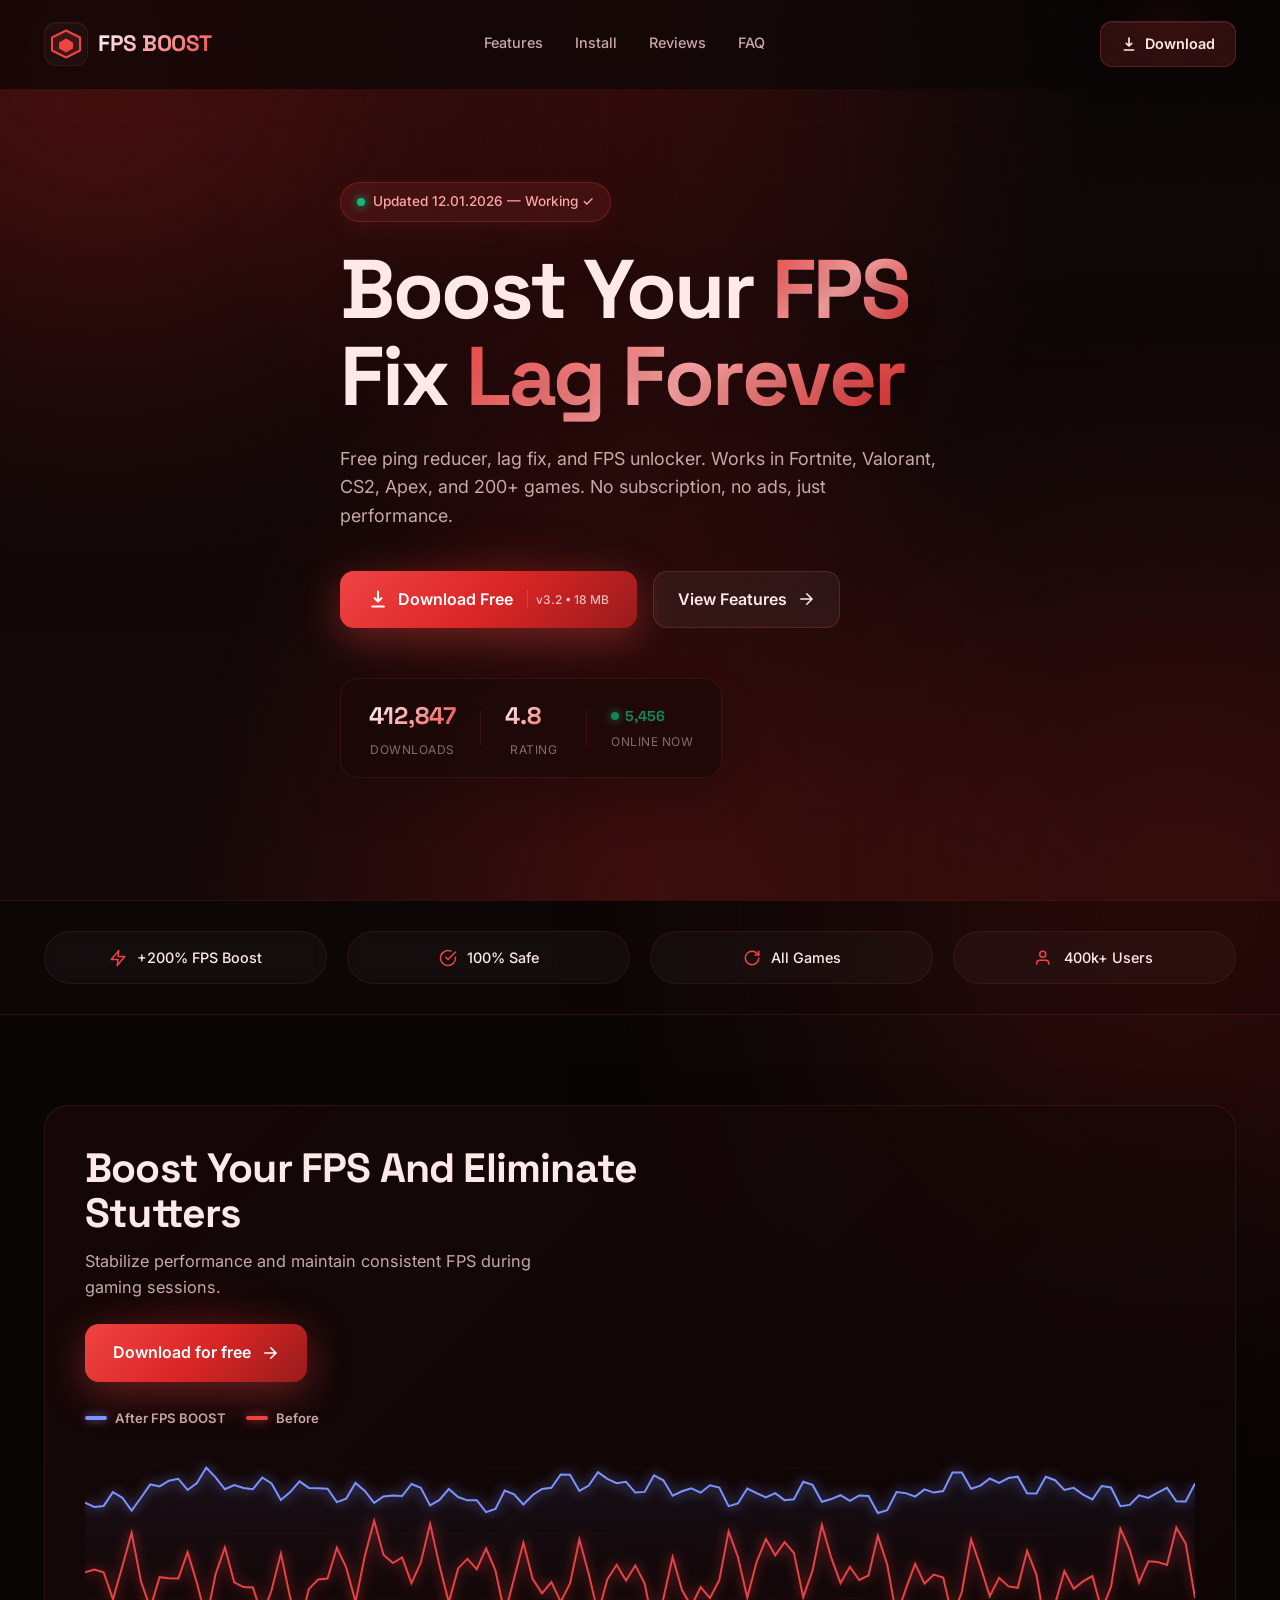
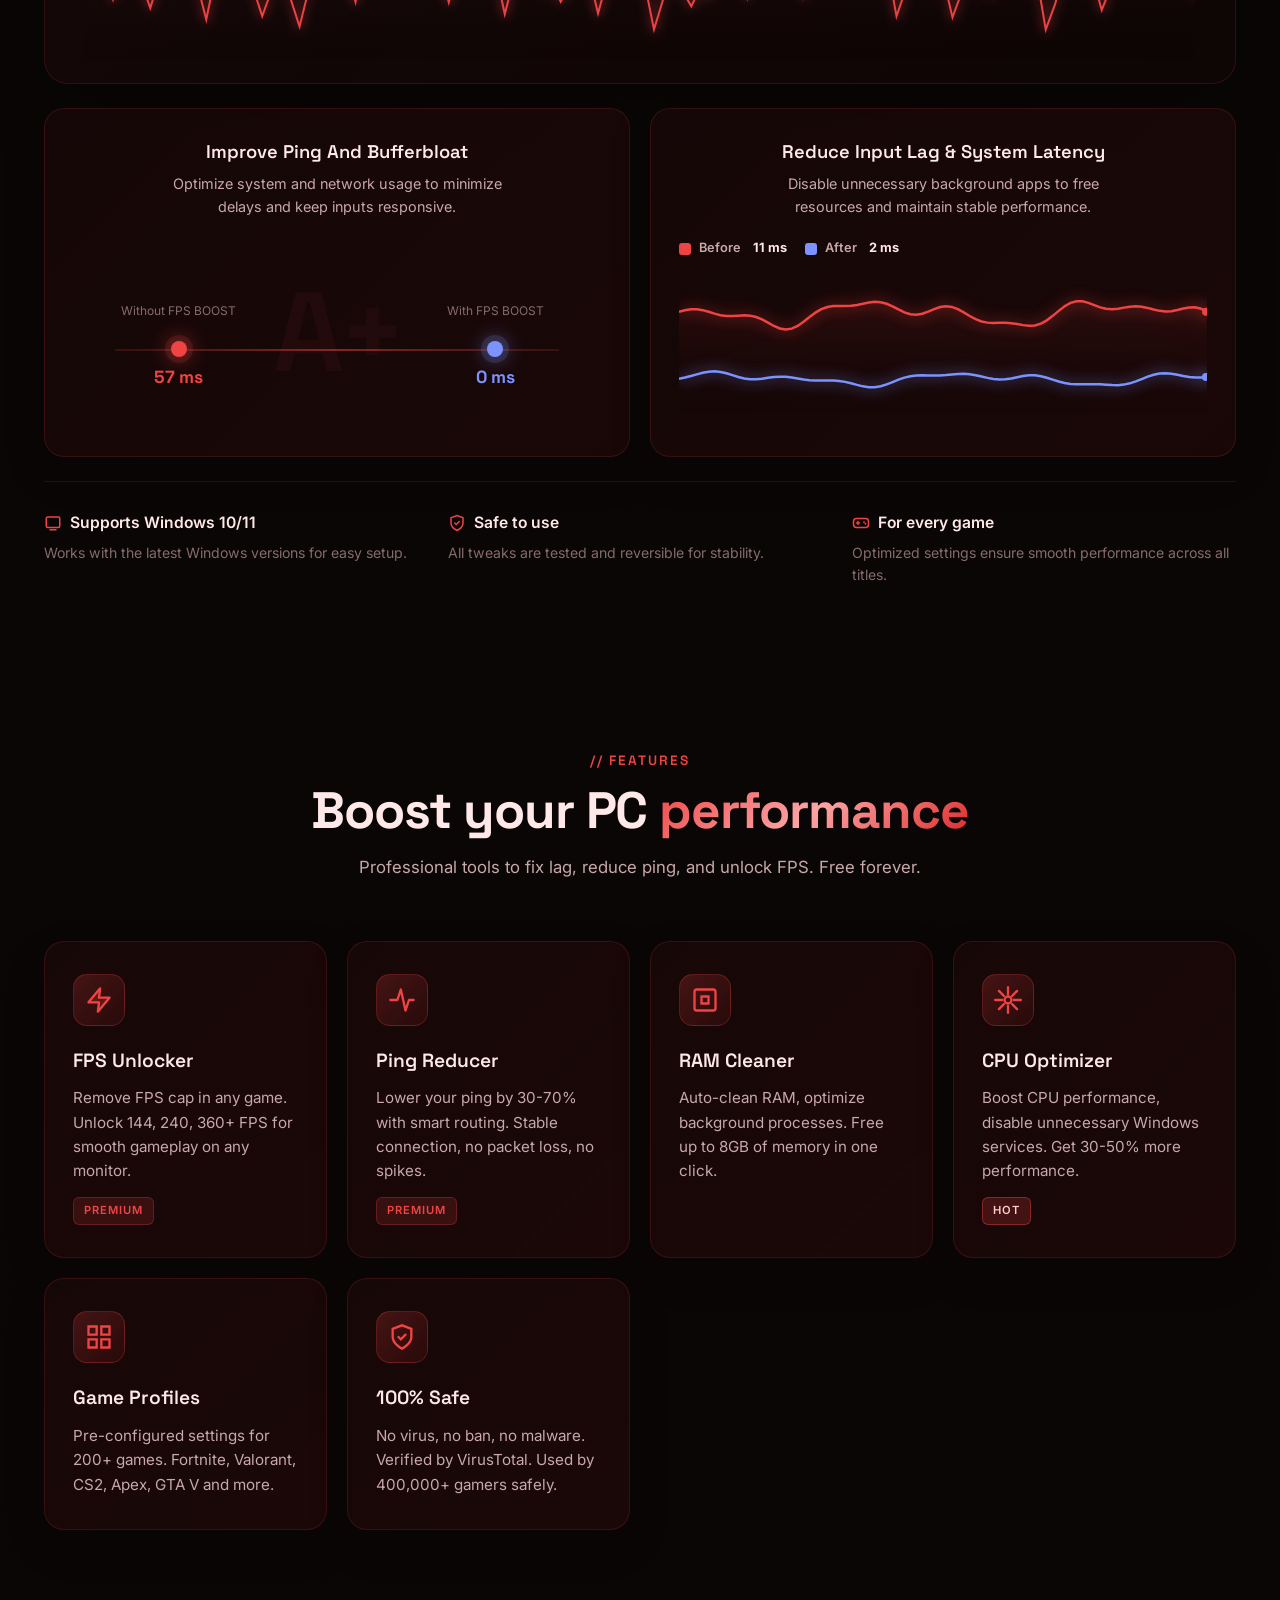
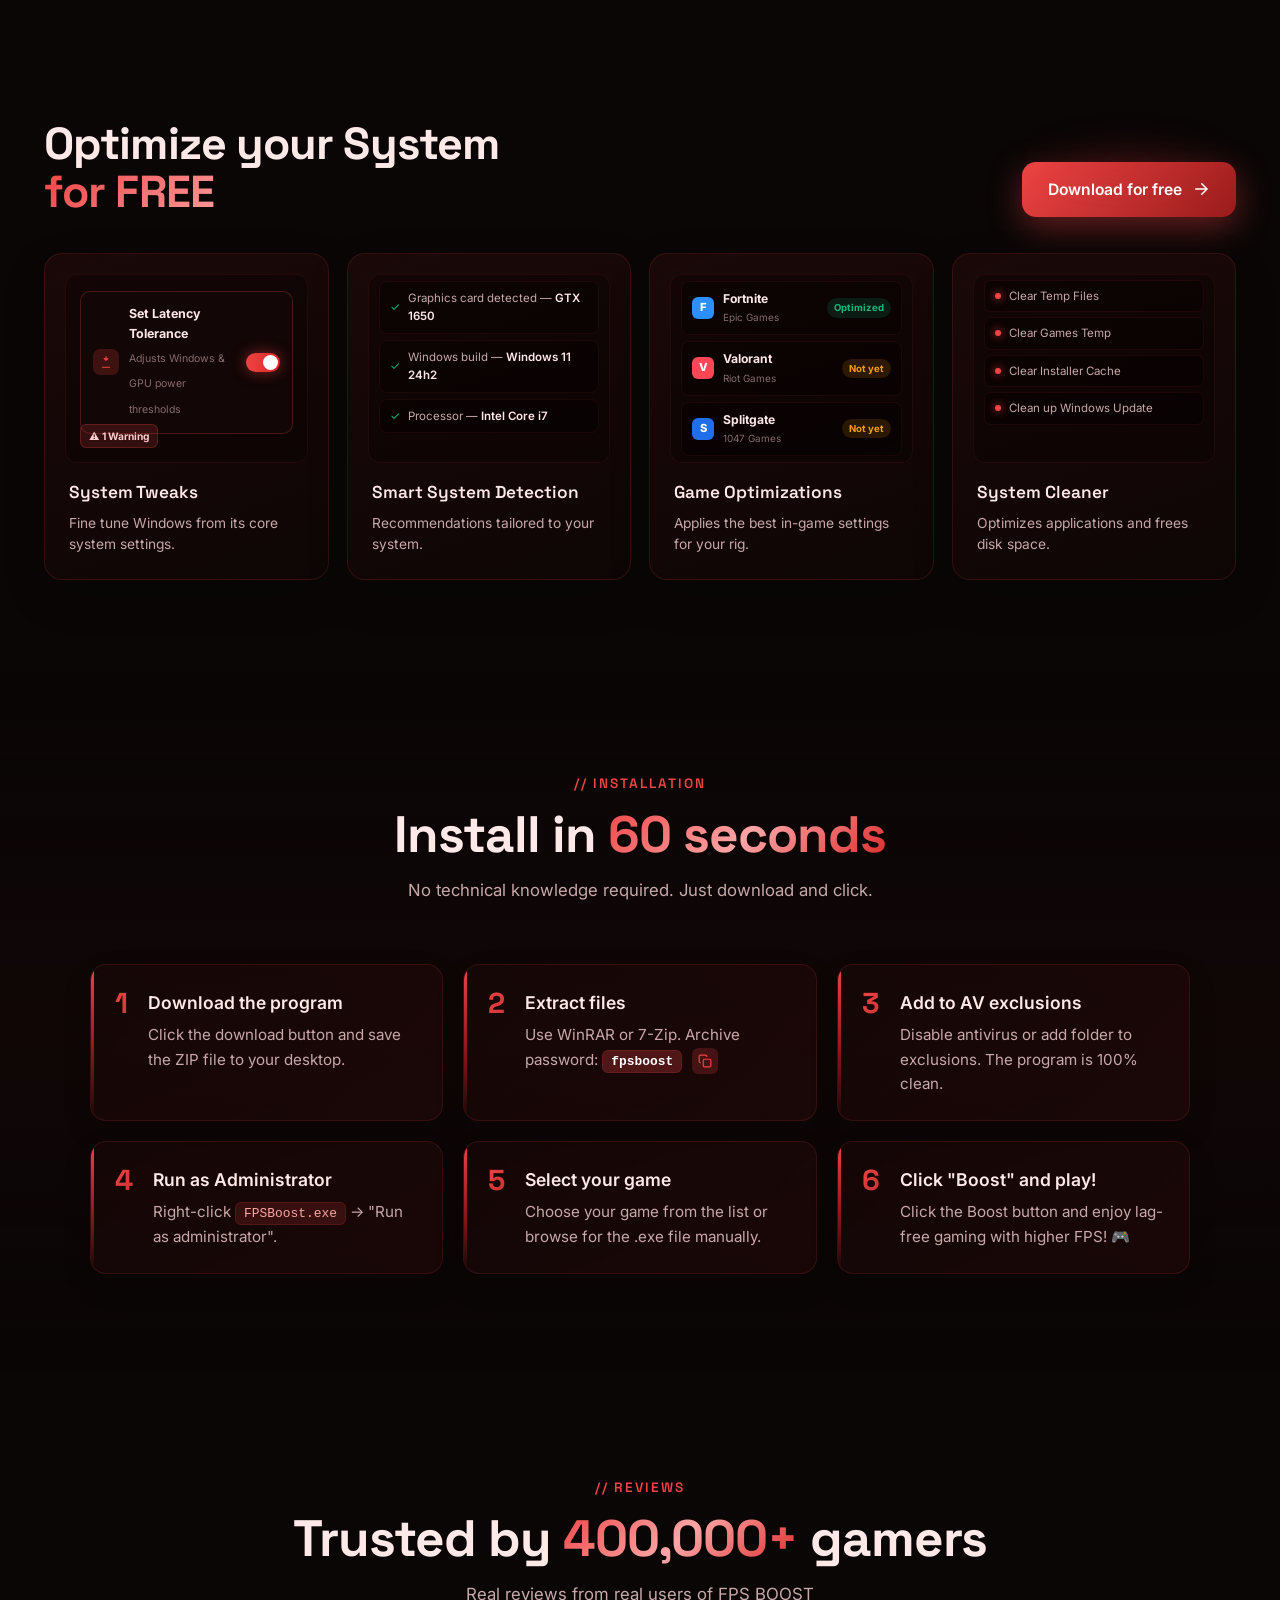
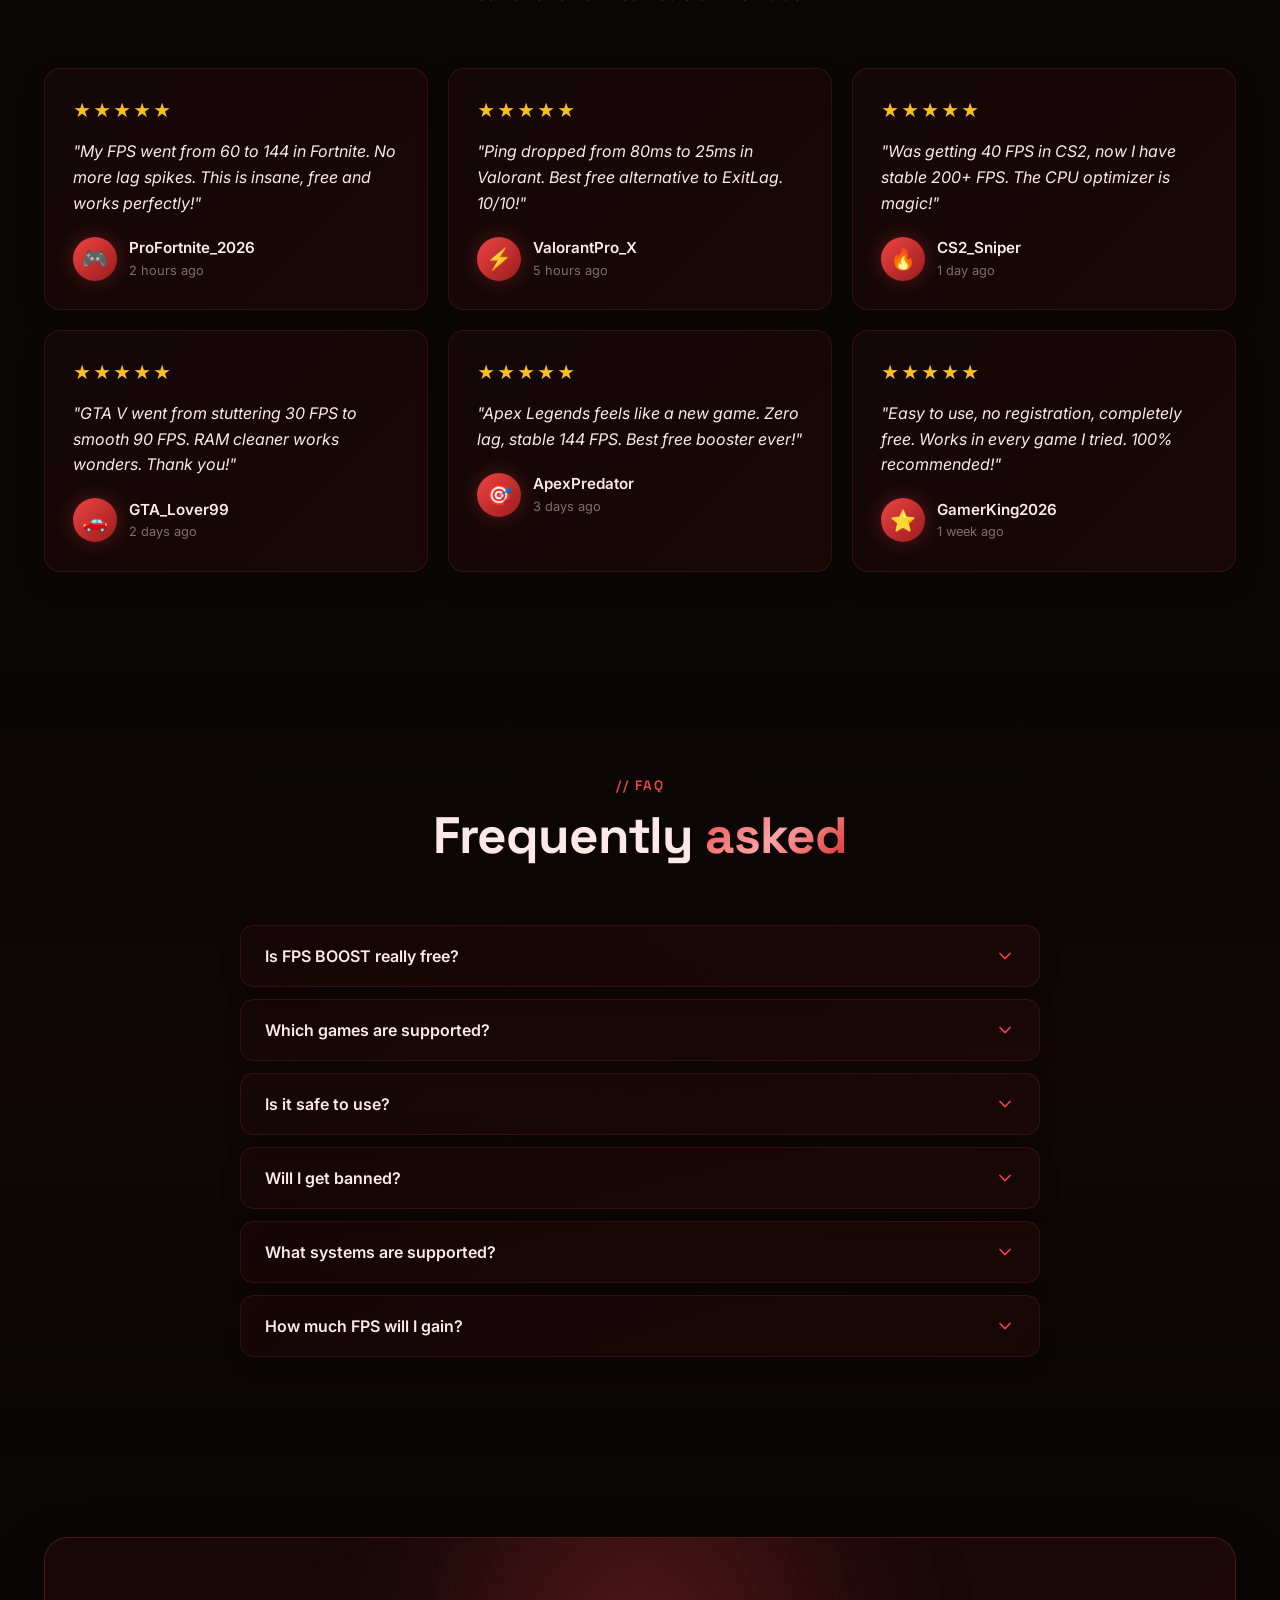
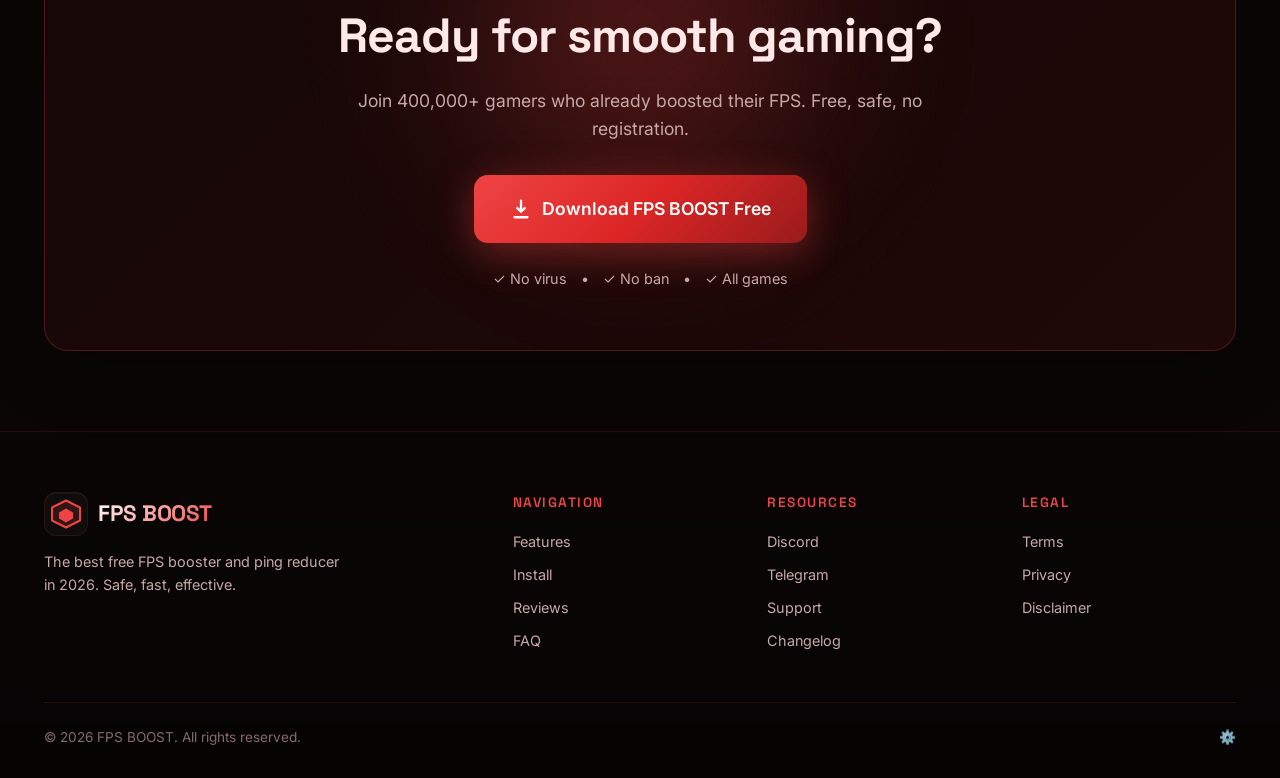
<file: index.html>
<!DOCTYPE html>
<html lang="en">
<head>
<meta charset="UTF-8">
<meta name="viewport" content="width=device-width, initial-scale=1.0">
<title>FPS BOOST — Free Lag Fix & FPS Unlocker 2026</title>
<meta name="description" content="Download FPS BOOST — free ping reducer, lag fix, FPS unlocker for all games.">
<link rel="stylesheet" href="css/style.css">
<link rel="preconnect" href="https://fonts.googleapis.com">
<link rel="preconnect" href="https://fonts.gstatic.com" crossorigin>
<link href="https://fonts.googleapis.com/css2?family=Inter:wght@400;500;600;700;800;900&family=Space+Grotesk:wght@500;600;700&display=swap" rel="stylesheet">
</head>
<body>
<div class="scroll-progress" id="scrollProgress"></div>
<div class="bg-gradient"></div>
<div class="bg-grid"></div>
<div class="bg-orb orb-1"></div>
<div class="bg-orb orb-2"></div>
<div class="particles">
<span></span><span></span><span></span><span></span><span></span>
<span></span><span></span><span></span><span></span><span></span>
</div>
<header class="header" id="header">
<div class="container header-inner">
<a href="#" class="logo">
<span class="logo-icon">
<svg width="36" height="36" viewBox="0 -1.5 36 36" fill="none">
<defs>
<linearGradient id="logoGrad" x1="0" y1="0" x2="36" y2="36">
<stop stop-color="#ef4444"/>
<stop offset="1" stop-color="#991b1b"/>
</linearGradient>
</defs>
<path d="M18 3L4 10v13l14 7 14-7V10L18 3z" fill="url(#logoGrad)" fill-opacity="0.15" stroke="url(#logoGrad)" stroke-width="2" stroke-linejoin="round"/>
<path d="M18 11l-7 4v6l7 4 7-4v-6l-7-4z" fill="url(#logoGrad)"/>
</svg>
</span>
<span class="logo-text">FPS BOOST</span>
</a>
<nav class="nav">
<a href="#features">Features</a>
<a href="#instruction">Install</a>
<a href="#reviews">Reviews</a>
<a href="#faq">FAQ</a>
</nav>
<a href="#" class="header-cta" id="headerDownload">
<svg width="16" height="16" viewBox="0 0 24 24" fill="none">
<path d="M12 3v12m0 0l-4-4m4 4l4-4M5 21h14" stroke="currentColor" stroke-width="2.5" stroke-linecap="round"/>
</svg>
<span>Download</span>
</a>
</div>
</header>

<section class="hero">
<div class="container hero-inner">
<div class="hero-content">
<div class="hero-badge reveal">
<span class="badge-pulse"></span>
<span>Updated 12.01.2026 — Working ✓</span>
</div>
<h1 class="hero-title">
<span class="hero-line reveal">Boost Your <span class="grad">FPS</span></span>
<span class="hero-line reveal d1">Fix <span class="grad">Lag Forever</span></span>
</h1>
<p class="hero-sub reveal d2">
Free ping reducer, lag fix, and FPS unlocker. Works in Fortnite, Valorant, CS2,
Apex, and 200+ games. No subscription, no ads, just performance.
</p>
<div class="hero-actions reveal d3">
<span class="glow-wrap">
<a href="#" class="btn btn-primary" id="heroDownload">
<span class="btn-bg"></span>
<span class="btn-shine"></span>
<span class="btn-content">
<svg class="btn-icon" width="20" height="20" viewBox="0 0 24 24" fill="none">
<path d="M12 3v12m0 0l-4-4m4 4l4-4M5 21h14" stroke="currentColor" stroke-width="2.5" stroke-linecap="round"/>
</svg>
<span>Download Free</span>
<span class="btn-meta" id="sizeBadge">v3.2 • 18 MB</span>
</span>
</a>
</span>
<a href="#features" class="btn btn-ghost">
<span>View Features</span>
<svg width="18" height="18" viewBox="0 0 24 24" fill="none">
<path d="M5 12h14M13 5l7 7-7 7" stroke="currentColor" stroke-width="2" stroke-linecap="round"/>
</svg>
</a>
</div>
<div class="hero-trust reveal d4">
<div class="trust-item">
<div class="trust-num" id="downloadsHero">412,847</div>
<div class="trust-label">Downloads</div>
</div>
<div class="trust-divider"></div>
<div class="trust-item">
<div class="trust-num">4.8<span>/5</span></div>
<div class="trust-label">Rating</div>
</div>
<div class="trust-divider"></div>
<div class="trust-item">
<div class="trust-num live">
<span class="live-dot"></span>
<span id="onlineHero">5,432</span>
</div>
<div class="trust-label">Online now</div>
</div>
</div>
</div>
</div>
</section>

<section class="trusted">
<div class="container">
<div class="trusted-grid">
<div class="trusted-pill reveal">
<svg width="18" height="18" viewBox="0 0 24 24" fill="none">
<path d="M13 2L3 14h9l-1 8 10-12h-9l1-8z" stroke="currentColor" stroke-width="2" stroke-linejoin="round"/>
</svg>
<span>+200% FPS Boost</span>
</div>
<div class="trusted-pill reveal d1">
<svg width="18" height="18" viewBox="0 0 24 24" fill="none">
<path d="M22 11.08V12a10 10 0 11-5.93-9.14" stroke="currentColor" stroke-width="2" stroke-linecap="round"/>
<path d="M22 4L12 14.01l-3-3" stroke="currentColor" stroke-width="2" stroke-linecap="round"/>
</svg>
<span>100% Safe</span>
</div>
<div class="trusted-pill reveal d2">
<svg width="18" height="18" viewBox="0 0 24 24" fill="none">
<path d="M21 12a9 9 0 11-9-9c2.52 0 4.93 1 6.74 2.74L21 8" stroke="currentColor" stroke-width="2" stroke-linecap="round"/>
<path d="M21 3v5h-5" stroke="currentColor" stroke-width="2" stroke-linecap="round"/>
</svg>
<span>All Games</span>
</div>
<div class="trusted-pill reveal d3">
<svg width="18" height="18" viewBox="0 0 24 24" fill="none">
<path d="M17 21v-2a4 4 0 00-4-4H5a4 4 0 00-4 4v2" stroke="currentColor" stroke-width="2"/>
<circle cx="9" cy="7" r="4" stroke="currentColor" stroke-width="2"/>
</svg>
<span>400k+ Users</span>
</div>
</div>
</div>
</section>

<section class="perf">
<div class="container">
<div class="perf-hero reveal">
<div class="perf-hero-head">
<h2>Boost Your FPS And Eliminate Stutters</h2>
<p>Stabilize performance and maintain consistent FPS during gaming sessions.</p>
<span class="glow-wrap">
<a href="#" class="btn btn-primary" id="perfDownload">
<span class="btn-bg"></span><span class="btn-shine"></span>
<span class="btn-content">
<span>Download for free</span>
<svg width="18" height="18" viewBox="0 0 24 24" fill="none"><path d="M5 12h14M13 5l7 7-7 7" stroke="currentColor" stroke-width="2" stroke-linecap="round"/></svg>
</span>
</a>
</span>
<div class="chart-legend" style="margin-top:26px">
<span class="lg"><span class="dot dot-after"></span>After FPS BOOST</span>
<span class="lg"><span class="dot dot-before"></span>Before</span>
</div>
</div>
<div class="perf-fps-chart">
<canvas id="fpsChart" class="chart-canvas" data-h="260"></canvas>
</div>
</div>

<div class="perf-grid">
<div class="perf-card reveal">
<h3>Improve Ping And Bufferbloat</h3>
<p class="perf-card-sub">Optimize system and network usage to minimize delays and keep inputs responsive.</p>
<div class="ping-chart">
<div class="ping-plus">A+</div>
<div class="ping-line"></div>
<div class="ping-node bad" style="left:20%">
<span class="pn-label">Without FPS BOOST</span>
<span class="pn-dot"></span>
<span class="pn-ms">57 ms</span>
</div>
<div class="ping-node good" style="left:80%">
<span class="pn-label">With FPS BOOST</span>
<span class="pn-dot"></span>
<span class="pn-ms">0 ms</span>
</div>
</div>
</div>
<div class="perf-card reveal d1">
<h3>Reduce Input Lag & System Latency</h3>
<p class="perf-card-sub">Disable unnecessary background apps to free resources and maintain stable performance.</p>
<div class="lat-legend">
<span class="lg"><span class="sw" style="background:#ef4444"></span>Before <b>11 ms</b></span>
<span class="lg"><span class="sw" style="background:#7c93ff"></span>After <b>2 ms</b></span>
</div>
<canvas id="latChart" class="chart-canvas" data-h="150"></canvas>
</div>
</div>

<div class="perf-strip reveal">
<div class="perf-mini">
<div class="pm-head">
<svg width="18" height="18" viewBox="0 0 24 24" fill="none"><rect x="3" y="4" width="18" height="14" rx="2" stroke="currentColor" stroke-width="2"/><path d="M8 21h8" stroke="currentColor" stroke-width="2" stroke-linecap="round"/></svg>
<span>Supports Windows 10/11</span>
</div>
<p>Works with the latest Windows versions for easy setup.</p>
</div>
<div class="perf-mini">
<div class="pm-head">
<svg width="18" height="18" viewBox="0 0 24 24" fill="none"><path d="M12 22s8-4 8-10V5l-8-3-8 3v7c0 6 8 10 8 10z" stroke="currentColor" stroke-width="2"/><path d="M9 12l2 2 4-4" stroke="currentColor" stroke-width="2" stroke-linecap="round"/></svg>
<span>Safe to use</span>
</div>
<p>All tweaks are tested and reversible for stability.</p>
</div>
<div class="perf-mini">
<div class="pm-head">
<svg width="18" height="18" viewBox="0 0 24 24" fill="none"><rect x="2" y="6" width="20" height="12" rx="4" stroke="currentColor" stroke-width="2"/><path d="M6 12h4m-2-2v4" stroke="currentColor" stroke-width="2" stroke-linecap="round"/><circle cx="16" cy="11" r="1.2" fill="currentColor"/><circle cx="18" cy="13" r="1.2" fill="currentColor"/></svg>
<span>For every game</span>
</div>
<p>Optimized settings ensure smooth performance across all titles.</p>
</div>
</div>
</div>
</section>

<section class="section" id="features">
<div class="container">
<div class="section-head reveal">
<span class="section-tag">// FEATURES</span>
<h2 class="section-title">Boost your PC <span class="grad">performance</span></h2>
<p class="section-sub">Professional tools to fix lag, reduce ping, and unlock FPS. Free forever.</p>
</div>
<div class="features-grid">
<div class="feature-card reveal">
<div class="feature-icon">
<svg width="28" height="28" viewBox="0 0 24 24" fill="none">
<path d="M13 2L3 14h9l-1 8 10-12h-9l1-8z" fill="currentColor" fill-opacity="0.2" stroke="currentColor" stroke-width="2" stroke-linejoin="round"/>
</svg>
</div>
<h3>FPS Unlocker</h3>
<p>Remove FPS cap in any game. Unlock 144, 240, 360+ FPS for smooth gameplay on any monitor.</p>
<span class="feature-tag">Premium</span>
</div>
<div class="feature-card reveal d1">
<div class="feature-icon">
<svg width="28" height="28" viewBox="0 0 24 24" fill="none">
<path d="M2 12h6l3-9 4 18 3-9h4" stroke="currentColor" stroke-width="2" stroke-linecap="round" stroke-linejoin="round"/>
</svg>
</div>
<h3>Ping Reducer</h3>
<p>Lower your ping by 30-70% with smart routing. Stable connection, no packet loss, no spikes.</p>
<span class="feature-tag">Premium</span>
</div>
<div class="feature-card reveal d2">
<div class="feature-icon">
<svg width="28" height="28" viewBox="0 0 24 24" fill="none">
<rect x="3" y="3" width="18" height="18" rx="2" stroke="currentColor" stroke-width="2"/>
<path d="M9 9h6v6H9z" stroke="currentColor" stroke-width="2"/>
</svg>
</div>
<h3>RAM Cleaner</h3>
<p>Auto-clean RAM, optimize background processes. Free up to 8GB of memory in one click.</p>
</div>
<div class="feature-card reveal">
<div class="feature-icon">
<svg width="28" height="28" viewBox="0 0 24 24" fill="none">
<circle cx="12" cy="12" r="3" stroke="currentColor" stroke-width="2"/>
<path d="M12 1v6M12 17v6M4.22 4.22l4.24 4.24M15.54 15.54l4.24 4.24M1 12h6M17 12h6M4.22 19.78l4.24-4.24M15.54 8.46l4.24-4.24" stroke="currentColor" stroke-width="2" stroke-linecap="round"/>
</svg>
</div>
<h3>CPU Optimizer</h3>
<p>Boost CPU performance, disable unnecessary Windows services. Get 30-50% more performance.</p>
<span class="feature-tag hot">HOT</span>
</div>
<div class="feature-card reveal d1">
<div class="feature-icon">
<svg width="28" height="28" viewBox="0 0 24 24" fill="none">
<path d="M3 3h7v7H3zM14 3h7v7h-7zM14 14h7v7h-7zM3 14h7v7H3z" stroke="currentColor" stroke-width="2"/>
</svg>
</div>
<h3>Game Profiles</h3>
<p>Pre-configured settings for 200+ games. Fortnite, Valorant, CS2, Apex, GTA V and more.</p>
</div>
<div class="feature-card reveal d2">
<div class="feature-icon">
<svg width="28" height="28" viewBox="0 0 24 24" fill="none">
<path d="M12 22s8-4 8-10V5l-8-3-8 3v7c0 6 8 10 8 10z" stroke="currentColor" stroke-width="2"/>
<path d="M9 12l2 2 4-4" stroke="currentColor" stroke-width="2" stroke-linecap="round"/>
</svg>
</div>
<h3>100% Safe</h3>
<p>No virus, no ban, no malware. Verified by VirusTotal. Used by 400,000+ gamers safely.</p>
</div>
</div>
</div>
</section>

<section class="optimize">
<div class="container">
<div class="opt-head reveal">
<h2><span>Optimize your System</span><span class="grad">for FREE</span></h2>
<a href="#" class="opt-cta" id="optDownload">
<span>Download for free</span>
<svg width="18" height="18" viewBox="0 0 24 24" fill="none"><path d="M5 12h14M13 5l7 7-7 7" stroke="currentColor" stroke-width="2" stroke-linecap="round"/></svg>
</a>
</div>
<div class="opt-grid">
<div class="opt-card reveal">
<div class="opt-visual">
<div class="mini-toggle">
<span class="mt-ico">
<svg width="14" height="14" viewBox="0 0 24 24" fill="none"><path d="M12 3v6m0 0l-3-3m3 3l3-3M6 21h12" stroke="currentColor" stroke-width="2" stroke-linecap="round"/></svg>
</span>
<span class="mt-txt"><b>Set Latency Tolerance</b><small>Adjusts Windows &amp; GPU power thresholds</small></span>
<span class="switch"></span>
</div>
<span class="warn-badge">⚠ 1 Warning</span>
</div>
<h3>System Tweaks</h3>
<p>Fine tune Windows from its core system settings.</p>
</div>
<div class="opt-card reveal d1">
<div class="opt-visual">
<div class="detect-row"><span class="ok">✓</span><span>Graphics card detected — <b>GTX 1650</b></span></div>
<div class="detect-row"><span class="ok">✓</span><span>Windows build — <b>Windows 11 24h2</b></span></div>
<div class="detect-row"><span class="ok">✓</span><span>Processor — <b>Intel Core i7</b></span></div>
</div>
<h3>Smart System Detection</h3>
<p>Recommendations tailored to your system.</p>
</div>
<div class="opt-card reveal d2">
<div class="opt-visual">
<div class="game-row"><span class="gi" style="background:#2b8fff">F</span><span class="gname"><b>Fortnite</b><small>Epic Games</small></span><span class="gtag on">Optimized</span></div>
<div class="game-row"><span class="gi" style="background:#ff4655">V</span><span class="gname"><b>Valorant</b><small>Riot Games</small></span><span class="gtag off">Not yet</span></div>
<div class="game-row"><span class="gi" style="background:#1f6feb">S</span><span class="gname"><b>Splitgate</b><small>1047 Games</small></span><span class="gtag off">Not yet</span></div>
</div>
<h3>Game Optimizations</h3>
<p>Applies the best in-game settings for your rig.</p>
</div>
<div class="opt-card reveal d3">
<div class="opt-visual">
<div class="clean-row"><span class="cdot"></span><span>Clear Temp Files</span></div>
<div class="clean-row"><span class="cdot"></span><span>Clear Games Temp</span></div>
<div class="clean-row"><span class="cdot"></span><span>Clear Installer Cache</span></div>
<div class="clean-row"><span class="cdot"></span><span>Clean up Windows Update</span></div>
</div>
<h3>System Cleaner</h3>
<p>Optimizes applications and frees disk space.</p>
</div>
</div>
</div>
</section>

<section class="section section-alt" id="instruction">
<div class="container">
<div class="section-head reveal">
<span class="section-tag">// INSTALLATION</span>
<h2 class="section-title">Install in <span class="grad">60 seconds</span></h2>
<p class="section-sub">No technical knowledge required. Just download and click.</p>
</div>
<div class="steps">
<div class="step reveal">
<div class="step-num">1</div>
<div class="step-body">
<h3>Download the program</h3>
<p>Click the download button and save the ZIP file to your desktop.</p>
</div>
</div>
<div class="step reveal d1">
<div class="step-num">2</div>
<div class="step-body">
<h3>Extract files</h3>
<p>Use WinRAR or 7-Zip. Archive password:
<code class="pwd-code" id="passwordDisplay">fpsboost</code>
<button class="copy-btn" data-target="passwordDisplay" title="Copy">
<svg width="14" height="14" viewBox="0 0 24 24" fill="none">
<rect x="9" y="9" width="13" height="13" rx="2" stroke="currentColor" stroke-width="2"/>
<path d="M5 15H4a2 2 0 01-2-2V4a2 2 0 012-2h9a2 2 0 012 2v1" stroke="currentColor" stroke-width="2"/>
</svg>
</button>
</p>
</div>
</div>
<div class="step reveal d2">
<div class="step-num">3</div>
<div class="step-body">
<h3>Add to AV exclusions</h3>
<p>Disable antivirus or add folder to exclusions. The program is 100% clean.</p>
</div>
</div>
<div class="step reveal">
<div class="step-num">4</div>
<div class="step-body">
<h3>Run as Administrator</h3>
<p>Right-click <code>FPSBoost.exe</code> → "Run as administrator".</p>
</div>
</div>
<div class="step reveal d1">
<div class="step-num">5</div>
<div class="step-body">
<h3>Select your game</h3>
<p>Choose your game from the list or browse for the .exe file manually.</p>
</div>
</div>
<div class="step reveal d2">
<div class="step-num">6</div>
<div class="step-body">
<h3>Click "Boost" and play!</h3>
<p>Click the Boost button and enjoy lag-free gaming with higher FPS! 🎮</p>
</div>
</div>
</div>
</div>
</section>

<section class="section" id="reviews">
<div class="container">
<div class="section-head reveal">
<span class="section-tag">// REVIEWS</span>
<h2 class="section-title">Trusted by <span class="grad">400,000+</span> gamers</h2>
<p class="section-sub">Real reviews from real users of FPS BOOST</p>
</div>
<div class="reviews-grid" id="reviewsGrid">
<div class="review-card reveal">
<div class="review-stars">★★★★★</div>
<p class="review-text">"My FPS went from 60 to 144 in Fortnite. No more lag spikes. This is insane, free and works perfectly!"</p>
<div class="review-author">
<div class="review-avatar">🎮</div>
<div class="review-info">
<div class="review-name">ProFortnite_2026</div>
<div class="review-date">2 hours ago</div>
</div>
</div>
</div>
<div class="review-card reveal d1">
<div class="review-stars">★★★★★</div>
<p class="review-text">"Ping dropped from 80ms to 25ms in Valorant. Best free alternative to ExitLag. 10/10!"</p>
<div class="review-author">
<div class="review-avatar">⚡</div>
<div class="review-info">
<div class="review-name">ValorantPro_X</div>
<div class="review-date">5 hours ago</div>
</div>
</div>
</div>
<div class="review-card reveal d2">
<div class="review-stars">★★★★★</div>
<p class="review-text">"Was getting 40 FPS in CS2, now I have stable 200+ FPS. The CPU optimizer is magic!"</p>
<div class="review-author">
<div class="review-avatar">🔥</div>
<div class="review-info">
<div class="review-name">CS2_Sniper</div>
<div class="review-date">1 day ago</div>
</div>
</div>
</div>
<div class="review-card reveal">
<div class="review-stars">★★★★★</div>
<p class="review-text">"GTA V went from stuttering 30 FPS to smooth 90 FPS. RAM cleaner works wonders. Thank you!"</p>
<div class="review-author">
<div class="review-avatar">🚗</div>
<div class="review-info">
<div class="review-name">GTA_Lover99</div>
<div class="review-date">2 days ago</div>
</div>
</div>
</div>
<div class="review-card reveal d1">
<div class="review-stars">★★★★★</div>
<p class="review-text">"Apex Legends feels like a new game. Zero lag, stable 144 FPS. Best free booster ever!"</p>
<div class="review-author">
<div class="review-avatar">🎯</div>
<div class="review-info">
<div class="review-name">ApexPredator</div>
<div class="review-date">3 days ago</div>
</div>
</div>
</div>
<div class="review-card reveal d2">
<div class="review-stars">★★★★★</div>
<p class="review-text">"Easy to use, no registration, completely free. Works in every game I tried. 100% recommended!"</p>
<div class="review-author">
<div class="review-avatar">⭐</div>
<div class="review-info">
<div class="review-name">GamerKing2026</div>
<div class="review-date">1 week ago</div>
</div>
</div>
</div>
</div>
</div>
</section>

<section class="section section-alt" id="faq">
<div class="container">
<div class="section-head reveal">
<span class="section-tag">// FAQ</span>
<h2 class="section-title">Frequently <span class="grad">asked</span></h2>
</div>
<div class="faq-list">
<div class="faq-item reveal">
<button class="faq-q">
<span>Is FPS BOOST really free?</span>
<svg width="20" height="20" viewBox="0 0 24 24" fill="none"><path d="M6 9l6 6 6-6" stroke="currentColor" stroke-width="2" stroke-linecap="round"/></svg>
</button>
<div class="faq-a"><p>Yes, 100% free. No hidden payments, no subscriptions, no ads. Just download and use.</p></div>
</div>
<div class="faq-item reveal">
<button class="faq-q">
<span>Which games are supported?</span>
<svg width="20" height="20" viewBox="0 0 24 24" fill="none"><path d="M6 9l6 6 6-6" stroke="currentColor" stroke-width="2" stroke-linecap="round"/></svg>
</button>
<div class="faq-a"><p>FPS BOOST works with 200+ games including Fortnite, Valorant, CS2, Apex Legends, GTA V, Minecraft, Roblox, and more.</p></div>
</div>
<div class="faq-item reveal">
<button class="faq-q">
<span>Is it safe to use?</span>
<svg width="20" height="20" viewBox="0 0 24 24" fill="none"><path d="M6 9l6 6 6-6" stroke="currentColor" stroke-width="2" stroke-linecap="round"/></svg>
</button>
<div class="faq-a"><p>Absolutely. FPS BOOST is verified by VirusTotal and has been used by 400,000+ gamers without any issues.</p></div>
</div>
<div class="faq-item reveal">
<button class="faq-q">
<span>Will I get banned?</span>
<svg width="20" height="20" viewBox="0 0 24 24" fill="none"><path d="M6 9l6 6 6-6" stroke="currentColor" stroke-width="2" stroke-linecap="round"/></svg>
</button>
<div class="faq-a"><p>No. FPS BOOST only optimizes your system performance. It doesn't interact with game files or anti-cheat. 100% safe.</p></div>
</div>
<div class="faq-item reveal">
<button class="faq-q">
<span>What systems are supported?</span>
<svg width="20" height="20" viewBox="0 0 24 24" fill="none"><path d="M6 9l6 6 6-6" stroke="currentColor" stroke-width="2" stroke-linecap="round"/></svg>
</button>
<div class="faq-a"><p>Windows 10 and Windows 11 (64-bit). Works on both weak and powerful PCs. Minimum 4GB RAM required.</p></div>
</div>
<div class="faq-item reveal">
<button class="faq-q">
<span>How much FPS will I gain?</span>
<svg width="20" height="20" viewBox="0 0 24 24" fill="none"><path d="M6 9l6 6 6-6" stroke="currentColor" stroke-width="2" stroke-linecap="round"/></svg>
</button>
<div class="faq-a"><p>On average, users report 50-200% FPS boost depending on their system. Ping reduction is typically 30-70%.</p></div>
</div>
</div>
</div>
</section>

<section class="cta-section">
<div class="container">
<div class="cta-card reveal">
<div class="cta-glow"></div>
<h2 class="cta-title">Ready for smooth gaming?</h2>
<p class="cta-sub">Join 400,000+ gamers who already boosted their FPS. Free, safe, no registration.</p>
<span class="glow-wrap">
<a href="#" class="btn btn-primary btn-large" id="ctaDownload">
<span class="btn-bg"></span>
<span class="btn-shine"></span>
<span class="btn-content">
<svg class="btn-icon" width="22" height="22" viewBox="0 0 24 24" fill="none">
<path d="M12 3v12m0 0l-4-4m4 4l4-4M5 21h14" stroke="currentColor" stroke-width="2.5" stroke-linecap="round"/>
</svg>
<span>Download FPS BOOST Free</span>
</span>
</a>
</span>
<div class="cta-meta">
<span>✓ No virus</span>
<span>•</span>
<span>✓ No ban</span>
<span>•</span>
<span>✓ All games</span>
</div>
</div>
</div>
</section>

<footer class="footer">
<div class="container">
<div class="footer-grid">
<div class="footer-col">
<div class="logo">
<span class="logo-icon">
<svg width="36" height="36" viewBox="0 -1.5 36 36" fill="none">
<path d="M18 3L4 10v13l14 7 14-7V10L18 3z" fill="url(#logoGrad)" fill-opacity="0.15" stroke="url(#logoGrad)" stroke-width="2" stroke-linejoin="round"/>
<path d="M18 11l-7 4v6l7 4 7-4v-6l-7-4z" fill="url(#logoGrad)"/>
</svg>
</span>
<span class="logo-text">FPS BOOST</span>
</div>
<p class="footer-desc">The best free FPS booster and ping reducer in 2026. Safe, fast, effective.</p>
</div>
<div class="footer-col">
<h4>Navigation</h4>
<a href="#features">Features</a>
<a href="#instruction">Install</a>
<a href="#reviews">Reviews</a>
<a href="#faq">FAQ</a>
</div>
<div class="footer-col">
<h4>Resources</h4>
<a href="#">Discord</a>
<a href="#">Telegram</a>
<a href="#">Support</a>
<a href="#">Changelog</a>
</div>
<div class="footer-col">
<h4>Legal</h4>
<a href="#">Terms</a>
<a href="#">Privacy</a>
<a href="#">Disclaimer</a>
</div>
</div>
<div class="footer-bottom">
<span>© 2026 FPS BOOST. All rights reserved.</span>
<span>⚙️</span>
</div>
</div>
</footer>

<div class="modal" id="downloadModal">
<div class="modal-content">
<button class="modal-close" id="modalClose">×</button>
<div class="modal-icon">
<svg class="spinner" width="48" height="48" viewBox="0 0 24 24" fill="none">
<circle cx="12" cy="12" r="10" stroke="rgba(239,68,68,.2)" stroke-width="3"/>
<path d="M12 2a10 10 0 019 5.6" stroke="#ef4444" stroke-width="3" stroke-linecap="round"/>
</svg>
</div>
<h3>Preparing your download</h3>
<p class="modal-sub">Please wait, this takes a few seconds...</p>
<div class="progress">
<div class="progress-fill" id="progressFill"></div>
</div>
<p class="modal-status" id="modalStatus">Connecting to server...</p>
</div>
</div>

<div class="toast" id="toast">
<span id="toastText">Copied!</span>
</div>

<div class="sysbar" id="sysbar">
<span class="sysbar-ico">
<svg width="20" height="20" viewBox="0 0 24 24" fill="none"><path d="M13 2L3 14h9l-1 8 10-12h-9l1-8z" stroke="currentColor" stroke-width="2" stroke-linejoin="round"/></svg>
</span>
<span class="sysbar-txt"><b>Optimize your system for free</b><small>+200% FPS • lower ping • no lag • v3.2</small></span>
<a href="#" class="sysbar-btn" id="sysbarDownload">
<svg width="16" height="16" viewBox="0 0 24 24" fill="none"><path d="M12 3v12m0 0l-4-4m4 4l4-4M5 21h14" stroke="currentColor" stroke-width="2.5" stroke-linecap="round"/></svg>
<span>Download</span>
</a>
</div>

<a href="#" class="float-download" id="floatDownload">
<svg width="20" height="20" viewBox="0 0 24 24" fill="none">
<path d="M12 3v12m0 0l-4-4m4 4l4-4M5 21h14" stroke="currentColor" stroke-width="2.5" stroke-linecap="round"/>
</svg>
<span>Download Free</span>
</a>

<script src="js/main.js"></script>
</body>
</html>
</file>
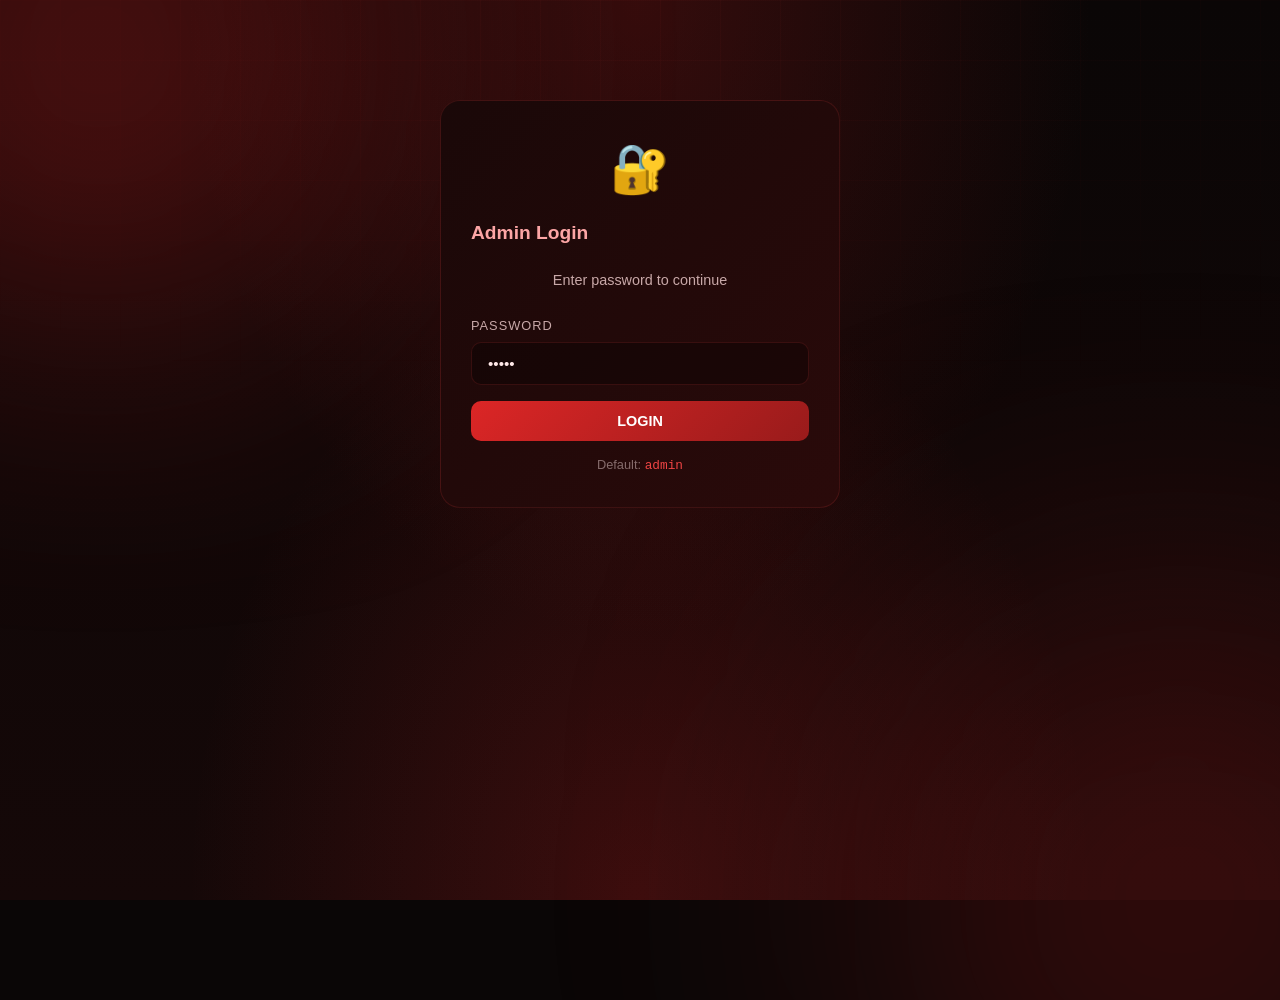
<file: admin.html>
<!DOCTYPE html>
<html lang="en">
<head>
<meta charset="UTF-8">
<meta name="viewport" content="width=device-width, initial-scale=1.0">
<title>FPS BOOST — Admin Panel</title>
<link rel="stylesheet" href="css/style.css">
<style>
.admin-wrap{padding:40px 20px 100px;min-height:100vh}
.admin-container{max-width:960px;margin:0 auto}
.admin-head{display:flex;justify-content:space-between;align-items:center;margin-bottom:30px;flex-wrap:wrap;gap:14px}
.admin-head h1{font-family:'Space Grotesk',sans-serif;font-size:1.8rem;font-weight:700}
.admin-actions{display:flex;gap:10px}
.admin-card{background:linear-gradient(135deg,var(--bg-2),var(--bg-3));border:1px solid var(--border);border-radius:20px;padding:30px;margin-bottom:20px}
.admin-card h2{font-family:'Space Grotesk',sans-serif;font-size:1.2rem;font-weight:600;color:var(--accent);margin-bottom:20px;display:flex;align-items:center;gap:10px}
.tabs{display:flex;gap:6px;margin-bottom:24px;padding:6px;background:rgba(26,8,8,.6);border:1px solid var(--border);border-radius:14px;width:fit-content}
.tab{padding:10px 18px;border-radius:10px;cursor:pointer;font-weight:500;font-size:.9rem;color:var(--text-2);transition:.2s}
.tab.active{background:linear-gradient(135deg,var(--p2),var(--p3));color:#fff;box-shadow:0 5px 15px rgba(239,68,68,.3)}
.tab:hover:not(.active){color:var(--text);background:rgba(239,68,68,.1)}
.field{margin-bottom:16px}
.field label{display:block;font-size:.8rem;color:var(--text-2);margin-bottom:6px;text-transform:uppercase;letter-spacing:1px;font-weight:500}
.field input,.field textarea,.field select{width:100%;padding:12px 16px;background:rgba(0,0,0,.3);border:1px solid var(--border);border-radius:10px;color:var(--text);font-family:inherit;font-size:.95rem;transition:.2s}
.field input:focus,.field textarea:focus,.field select:focus{outline:none;border-color:var(--p2);box-shadow:0 0 0 3px rgba(239,68,68,.15)}
.field textarea{min-height:80px;resize:vertical}
.field small{display:block;color:var(--text-3);font-size:.8rem;margin-top:4px}
.btn-admin{padding:12px 24px;background:linear-gradient(135deg,var(--p2),var(--p3));color:#fff;border-radius:10px;font-weight:600;cursor:pointer;transition:.2s;font-size:.9rem}
.btn-admin:hover{transform:translateY(-2px);box-shadow:0 10px 25px var(--glow)}
.btn-admin.danger{background:linear-gradient(135deg,#7f1d1d,#450a0a)}
.btn-admin.danger:hover{box-shadow:0 10px 25px rgba(127,29,29,.3)}
.login-card{max-width:400px;margin:100px auto}
.review-row{display:flex;align-items:center;gap:12px;padding:12px;background:rgba(0,0,0,.2);border-radius:10px;margin-bottom:8px;border:1px solid var(--border)}
.review-row-info{flex:1;min-width:0}
.review-row-info strong{display:block;margin-bottom:2px}
.review-row-info small{color:var(--text-3);font-size:.8rem;display:block;white-space:nowrap;overflow:hidden;text-overflow:ellipsis}
.btn-del{padding:6px 12px;background:#7f1d1d;color:#fff;border-radius:6px;font-size:.75rem;cursor:pointer;transition:.2s}
.btn-del:hover{background:#450a0a}
.stats-grid{display:grid;grid-template-columns:repeat(auto-fit,minmax(180px,1fr));gap:14px;margin-top:16px}
.stat-box{padding:20px;background:rgba(0,0,0,.3);border:1px solid var(--border);border-radius:12px;text-align:center}
.stat-box .num{font-family:'Space Grotesk',sans-serif;font-size:1.8rem;font-weight:700;background:linear-gradient(135deg,#fff,var(--p1));-webkit-background-clip:text;background-clip:text;color:transparent}
.stat-box .label{font-size:.8rem;color:var(--text-2);margin-top:4px;text-transform:uppercase;letter-spacing:1px}
.hidden{display:none}
</style>
</head>
<body>

<div class="bg-gradient"></div>
<div class="bg-grid"></div>
<div class="bg-orb orb-1"></div>
<div class="bg-orb orb-2"></div>

<div class="admin-container" id="loginScreen">
  <div class="admin-card login-card">
    <div style="text-align:center;margin-bottom:24px">
      <div style="font-size:3rem;margin-bottom:10px">🔐</div>
      <h2 style="font-family:'Space Grotesk',sans-serif">Admin Login</h2>
      <p style="color:var(--text-2);font-size:.9rem;margin-top:6px">Enter password to continue</p>
    </div>
    <div class="field">
      <label>Password</label>
      <input type="password" id="adminPass" placeholder="Enter admin password" value="admin">
    </div>
    <button class="btn-admin" style="width:100%" onclick="login()">LOGIN</button>
    <p style="text-align:center;margin-top:14px;color:var(--text-3);font-size:.8rem">
      Default: <code style="color:var(--p1)">admin</code>
    </p>
  </div>
</div>

<div class="admin-container hidden" id="adminPanel">
  <div class="admin-head">
    <div>
      <h1><span class="grad">FPS BOOST</span> Admin</h1>
      <p style="color:var(--text-2);font-size:.9rem;margin-top:4px">Site management panel</p>
    </div>
    <div class="admin-actions">
      <a href="index.html" class="btn-admin" style="text-decoration:none;display:inline-flex;align-items:center;gap:6px">View Site</a>
      <button class="btn-admin danger" onclick="logout()">Logout</button>
    </div>
  </div>

  <div class="tabs">
    <div class="tab active" data-tab="general">⚙️ General</div>
    <div class="tab" data-tab="reviews">💬 Reviews</div>
    <div class="tab" data-tab="stats">📊 Stats</div>
  </div>

  <div class="tab-content" id="tab-general">
    <div class="admin-card">
      <h2>🔑 Archive Password</h2>
      <div class="field">
        <label>Password (shown in install steps)</label>
        <input type="text" id="cfgPassword" placeholder="fpsboost">
      </div>
      <button class="btn-admin" onclick="savePassword()">Save Password</button>
    </div>

    <div class="admin-card">
      <h2>📦 Download File</h2>
      <div class="field">
        <label>File URL or Name</label>
        <input type="text" id="cfgUrl" placeholder="fpsboost.zip or https://github.com/.../fpsboost.zip">
        <small>Place file in repo root or paste full URL</small>
      </div>
      <div class="field">
        <label>Display Name</label>
        <input type="text" id="cfgName" placeholder="fpsboost.zip">
      </div>
      <div class="field">
        <label>File Size (display)</label>
        <input type="text" id="cfgSize" placeholder="18 MB">
      </div>
      <button class="btn-admin" onclick="saveConfig()">💾 Save All Settings</button>
      <button class="btn-admin" style="margin-left:10px;background:linear-gradient(135deg,#10b981,#059f68)" onclick="testDownload()">🧪 Test</button>
    </div>
  </div>

  <div class="tab-content hidden" id="tab-reviews">
    <div class="admin-card">
      <h2>➕ Add Review</h2>
      <div class="field">
        <label>Avatar (emoji)</label>
        <input type="text" id="revAvatar" placeholder="🎮" maxlength="3">
      </div>
      <div class="field">
        <label>User Name</label>
        <input type="text" id="revName" placeholder="ProGamer2026">
      </div>
      <div class="field">
        <label>Rating</label>
        <select id="revRating">
          <option value="5">★★★★★ (5 stars)</option>
          <option value="4">★★★★☆ (4 stars)</option>
          <option value="3">★★★☆☆ (3 stars)</option>
          <option value="2">★★☆☆☆ (2 stars)</option>
          <option value="1">★☆☆☆☆ (1 star)</option>
        </select>
      </div>
      <div class="field">
        <label>Review Text</label>
        <textarea id="revText" placeholder="Best booster ever..."></textarea>
      </div>
      <button class="btn-admin" onclick="addReview()">Add Review</button>
    </div>

    <div class="admin-card">
      <h2>📋 Manage Reviews</h2>
      <div id="reviewList"></div>
      <button class="btn-admin danger" style="margin-top:14px" onclick="resetReviews()">Reset to Default</button>
    </div>
  </div>

  <div class="tab-content hidden" id="tab-stats">
    <div class="admin-card">
      <h2>📊 Statistics</h2>
      <div class="stats-grid">
        <div class="stat-box">
          <div class="num" id="statDownloads">0</div>
          <div class="label">Downloads</div>
        </div>
        <div class="stat-box">
          <div class="num" id="statReviews">0</div>
          <div class="label">Custom Reviews</div>
        </div>
        <div class="stat-box">
          <div class="num">localStorage</div>
          <div class="label">Storage</div>
        </div>
      </div>
      <button class="btn-admin danger" style="margin-top:20px" onclick="resetStats()">Reset Stats</button>
    </div>
  </div>
</div>

<div class="toast" id="toast"><span id="toastText"></span></div>

<script src="js/admin.js"></script>
</body>
</html>
</file>
<file: css/style.css>
*,*::before,*::after{margin:0;padding:0;box-sizing:border-box}
html{scroll-behavior:smooth;scroll-padding-top:80px}
body{
font-family:'Inter',-apple-system,BlinkMacSystemFont,sans-serif;
background:#0a0606;
color:#ffe8e8;
line-height:1.6;
min-height:100vh;
overflow-x:hidden;
position:relative;
text-rendering:optimizeLegibility;
-webkit-font-smoothing:antialiased;
-moz-osx-font-smoothing:grayscale;
}
a{text-decoration:none;color:inherit}
button{border:none;background:none;cursor:pointer;font-family:inherit;color:inherit}
img,svg{display:block;max-width:100%}
::selection{background:rgba(239,68,68,.35);color:#fff}
:root{
--p1:#ef4444;
--p2:#dc2626;
--p3:#991b1b;
--p4:#7f1d1d;
--accent:#fca5a5;
--bg:#0a0606;
--bg-2:#1a0808;
--bg-3:#2a0a0a;
--text:#ffe8e8;
--text-2:#c8a8a8;
--text-3:#856b6b;
--border:rgba(239,68,68,.15);
--border-2:rgba(239,68,68,.25);
--glow:rgba(239,68,68,.4);
}
.container{max-width:1240px;margin:0 auto;padding:0 24px;position:relative}
.grad{
background:linear-gradient(135deg,#ef4444 0%,#fca5a5 50%,#dc2626 100%);
-webkit-background-clip:text;background-clip:text;color:transparent;
}
.bg-gradient{
position:fixed;inset:0;z-index:-3;pointer-events:none;
background:radial-gradient(ellipse at top,rgba(153,27,27,.3),transparent 50%),
radial-gradient(ellipse at bottom,rgba(220,38,38,.2),transparent 50%),
linear-gradient(180deg,#0a0606 0%,#150808 100%);
}
.bg-grid{
position:fixed;inset:0;z-index:-2;pointer-events:none;
background-image:
linear-gradient(rgba(239,68,68,.04) 1px,transparent 1px),
linear-gradient(90deg,rgba(239,68,68,.04) 1px,transparent 1px);
background-size:60px 60px;
mask-image:radial-gradient(ellipse 100% 60% at 50% 0%,#000 0%,transparent 80%);
}
.bg-orb{position:fixed;border-radius:50%;filter:blur(140px);z-index:-1;pointer-events:none}
.orb-1{width:500px;height:500px;background:rgba(220,38,38,.4);top:-200px;left:-150px;animation:orb1 20s ease-in-out infinite}
.orb-2{width:600px;height:600px;background:rgba(153,27,27,.3);bottom:-300px;right:-200px;animation:orb2 25s ease-in-out infinite}
@keyframes orb1{50%{transform:translate(200px,150px) scale(1.1)}}
@keyframes orb2{50%{transform:translate(-150px,-100px) scale(1.15)}}
.particles{position:fixed;inset:0;z-index:0;pointer-events:none;overflow:hidden}
.particles span{position:absolute;display:block;width:4px;height:4px;background:var(--p1);border-radius:50%;box-shadow:0 0 10px var(--p1);animation:float 20s linear infinite;opacity:0}
.particles span:nth-child(1){left:10%;animation-delay:0s;animation-duration:18s}
.particles span:nth-child(2){left:25%;animation-delay:3s;animation-duration:22s;width:3px;height:3px}
.particles span:nth-child(3){left:40%;animation-delay:6s;animation-duration:20s}
.particles span:nth-child(4){left:55%;animation-delay:1s;animation-duration:25s;width:5px;height:5px}
.particles span:nth-child(5){left:70%;animation-delay:4s;animation-duration:19s}
.particles span:nth-child(6){left:85%;animation-delay:8s;animation-duration:23s;width:3px;height:3px}
.particles span:nth-child(7){left:15%;animation-delay:10s;animation-duration:21s}
.particles span:nth-child(8){left:60%;animation-delay:2s;animation-duration:24s;width:6px;height:6px}
.particles span:nth-child(9){left:35%;animation-delay:5s;animation-duration:18s;width:3px;height:3px}
.particles span:nth-child(10){left:90%;animation-delay:7s;animation-duration:26s}
@keyframes float{
0%{transform:translateY(110vh) scale(0);opacity:0}
10%{opacity:1}
90%{opacity:1}
100%{transform:translateY(-10vh) scale(1);opacity:0}
}
.header{position:fixed;top:0;left:0;right:0;z-index:100;padding:16px 0;transition:.3s;background:rgba(10,6,6,.7);backdrop-filter:blur(20px);border-bottom:1px solid transparent;box-shadow:0 0 0 rgba(0,0,0,0)}
.header.scrolled{background:rgba(10,6,6,.92);border-bottom-color:var(--border);padding:12px 0;box-shadow:0 10px 30px rgba(0,0,0,.25)}
.header-inner{display:flex;align-items:center;justify-content:space-between;gap:30px;min-height:56px;position:relative}
.logo{display:flex;align-items:center;gap:10px;min-width:0}
.logo-icon{display:inline-flex;align-items:center;justify-content:center;width:44px;height:44px;flex-shrink:0;border-radius:12px;background:rgba(255,255,255,.03);border:1px solid rgba(239,68,68,.12);box-shadow:inset 0 1px 0 rgba(255,255,255,.04)}
.logo-icon svg{width:36px;height:36px;display:block}
.logo-text{font-family:'Space Grotesk',sans-serif;font-weight:700;font-size:1.4rem;background:linear-gradient(135deg,#fff,#ef4444);-webkit-background-clip:text;background-clip:text;color:transparent;letter-spacing:-.02em}
.nav{display:flex;gap:32px;position:absolute;left:calc(50% - 16px);top:50%;transform:translate(-50%,-50%)}
.nav a{font-size:.9rem;font-weight:500;color:var(--text-2);transition:.2s;position:relative;padding-bottom:2px}
.nav a:hover{color:var(--text)}
.nav a::after{content:'';position:absolute;left:0;bottom:-6px;width:0;height:2px;background:linear-gradient(90deg,var(--p1),var(--p3));transition:.3s;border-radius:2px;box-shadow:0 0 10px var(--glow)}
.nav a:hover::after{width:100%}
.header-cta{display:inline-flex;align-items:center;gap:8px;padding:10px 20px;background:rgba(239,68,68,.16);border:1px solid var(--border-2);border-radius:12px;font-size:.9rem;font-weight:600;color:var(--text);transition:.2s;box-shadow:inset 0 1px 0 rgba(255,255,255,.06)}
.header-cta:hover{background:rgba(239,68,68,.26);border-color:var(--p2);transform:translateY(-1px);box-shadow:0 10px 25px rgba(239,68,68,.18)}
.hero{position:relative;padding:160px 0 100px;min-height:100vh;display:flex;align-items:center;overflow:hidden}
.hero-inner{position:relative;z-index:2}
.hero-content{max-width:800px}
.hero-badge{display:inline-flex;align-items:center;gap:8px;padding:8px 16px;background:rgba(239,68,68,.12);border:1px solid var(--border-2);border-radius:30px;font-size:.85rem;font-weight:500;color:var(--accent);margin-bottom:24px;box-shadow:0 8px 24px rgba(239,68,68,.08)}
.badge-pulse{width:8px;height:8px;border-radius:50%;background:#10b981;box-shadow:0 0 10px #10b981;animation:pulse 2s ease-in-out infinite}
@keyframes pulse{50%{opacity:.4;transform:scale(.85)}}
.hero-title{font-family:'Space Grotesk',sans-serif;font-weight:700;font-size:clamp(2.5rem,6.5vw,5.5rem);line-height:1.05;letter-spacing:-.03em;margin-bottom:24px;text-shadow:0 6px 30px rgba(0,0,0,.2)}
.hero-line{display:block}
.hero-sub{font-size:clamp(1rem,1.4vw,1.2rem);color:var(--text-2);max-width:600px;margin-bottom:40px}
.hero-actions{display:flex;gap:16px;flex-wrap:wrap;margin-bottom:50px}
.btn{position:relative;display:inline-flex;align-items:center;justify-content:center;padding:0;border-radius:14px;font-weight:600;font-size:1rem;cursor:pointer;overflow:hidden;transition:.3s cubic-bezier(.4,0,.2,1);min-height:56px;white-space:nowrap}
.btn-bg{position:absolute;inset:0;background:linear-gradient(135deg,#ef4444 0%,#dc2626 50%,#991b1b 100%);z-index:0}
.btn-primary{box-shadow:0 10px 40px rgba(239,68,68,.4),0 0 0 1px rgba(255,255,255,.1) inset}
.btn-primary:hover{transform:translateY(-3px);box-shadow:0 20px 60px rgba(239,68,68,.5),0 0 0 1px rgba(255,255,255,.15) inset}
.btn-primary:active{transform:translateY(-1px)}
.btn-shine{position:absolute;top:0;left:-100%;width:100%;height:100%;background:linear-gradient(90deg,transparent,rgba(255,255,255,.3),transparent);transition:left .6s;z-index:1}
.btn-primary:hover .btn-shine{left:100%}
.btn-content{position:relative;z-index:2;display:flex;align-items:center;gap:10px;padding:16px 28px;color:#fff}
.btn-icon{stroke:#fff}
.btn-meta{font-size:.75rem;opacity:.7;font-weight:500;padding-left:8px;border-left:1px solid rgba(255,255,255,.2);margin-left:4px}
.btn-large .btn-content{padding:20px 36px;font-size:1.1rem}
.btn-ghost{display:inline-flex;align-items:center;justify-content:center;gap:10px;padding:16px 24px;background:rgba(255,255,255,.05);border:1px solid var(--border-2);color:var(--text);line-height:1}
.btn-ghost:hover{background:rgba(255,255,255,.08);border-color:var(--p2);transform:translateY(-2px)}
.btn-ghost svg{flex-shrink:0;transition:transform .2s}
.btn-ghost:hover svg{transform:translateX(2px)}
.btn-ghost .btn-content{padding:16px 24px}
.hero-trust{display:inline-flex;align-items:center;gap:24px;padding:18px 28px;background:rgba(26,8,8,.7);border:1px solid var(--border);border-radius:18px;backdrop-filter:blur(20px);box-shadow:0 20px 45px rgba(0,0,0,.18)}
.trust-item{text-align:center}
.trust-num{font-family:'Space Grotesk',sans-serif;font-weight:700;font-size:1.5rem;background:linear-gradient(135deg,#fff,#ef4444);-webkit-background-clip:text;background-clip:text;color:transparent;display:flex;align-items:center;gap:6px}
.trust-num span{font-size:.9rem;opacity:.7}
.trust-num.live{color:#10b981;-webkit-text-fill-color:#10b981;background:none}
.live-dot{width:8px;height:8px;border-radius:50%;background:#10b981;box-shadow:0 0 10px #10b981;animation:pulse 2s infinite;display:inline-block}
.trust-label{font-size:.75rem;color:var(--text-3);text-transform:uppercase;letter-spacing:.5px;margin-top:4px}
.trust-divider{width:1px;height:36px;background:var(--border)}
.trusted{padding:30px 0;border-top:1px solid var(--border);border-bottom:1px solid var(--border);background:rgba(26,8,8,.3)}
.trusted-grid{display:grid;grid-template-columns:repeat(4,1fr);gap:20px}
.trusted-pill{display:flex;align-items:center;justify-content:center;gap:10px;padding:14px;font-size:.9rem;font-weight:500;color:var(--p1);background:rgba(255,255,255,.03);border:1px solid rgba(239,68,68,.12);border-radius:999px;backdrop-filter:blur(8px)}
.trusted-pill span{color:var(--text)}
.section{padding:100px 0;position:relative}
.section-alt{background:linear-gradient(180deg,transparent,rgba(26,8,8,.4),transparent)}
.section-head{text-align:center;max-width:700px;margin:0 auto 60px}
.section-tag{display:inline-block;font-family:'Space Grotesk',sans-serif;font-size:.85rem;font-weight:600;color:var(--p1);letter-spacing:2px;margin-bottom:12px}
.section-title{font-family:'Space Grotesk',sans-serif;font-weight:700;font-size:clamp(2rem,4vw,3.2rem);line-height:1.1;letter-spacing:-.02em;margin-bottom:14px}
.section-sub{color:var(--text-2);font-size:1.05rem}
.features-grid{display:grid;grid-template-columns:repeat(auto-fit,minmax(280px,1fr));gap:20px}
.feature-card{position:relative;padding:32px 28px;background:linear-gradient(135deg,rgba(26,8,8,.82),rgba(42,10,10,.55));border:1px solid var(--border);border-radius:20px;transition:.3s;overflow:hidden;box-shadow:0 16px 40px rgba(0,0,0,.16)}
.feature-card::before{content:'';position:absolute;inset:0;background:radial-gradient(circle at var(--mx,50%) var(--my,50%),rgba(239,68,68,.16),transparent 52%);opacity:0;transition:.3s;pointer-events:none}
.feature-card:hover{transform:translateY(-6px);border-color:var(--border-2);box-shadow:0 24px 50px rgba(0,0,0,.28),0 0 0 1px rgba(239,68,68,.16)}
.feature-card:hover::before{opacity:1}
.feature-icon{width:52px;height:52px;border-radius:14px;background:linear-gradient(135deg,rgba(239,68,68,.22),rgba(153,27,27,.12));border:1px solid var(--border-2);display:flex;align-items:center;justify-content:center;color:var(--p1);margin-bottom:20px;transition:.3s}
.feature-card:hover .feature-icon{transform:scale(1.05) rotate(-5deg);background:linear-gradient(135deg,rgba(239,68,68,.3),rgba(153,27,27,.2))}
.feature-card h3{font-family:'Space Grotesk',sans-serif;font-size:1.2rem;font-weight:600;margin-bottom:10px}
.feature-card p{color:var(--text-2);font-size:.95rem;line-height:1.6}
.feature-tag{display:inline-block;margin-top:14px;padding:4px 10px;background:rgba(239,68,68,.15);border:1px solid var(--border-2);border-radius:6px;font-size:.7rem;font-weight:600;color:var(--p1);text-transform:uppercase;letter-spacing:1px}
.feature-tag.hot{background:rgba(239,68,68,.2);border-color:rgba(239,68,68,.4);color:#fecaca}
.steps{display:grid;grid-template-columns:repeat(auto-fit,minmax(320px,1fr));gap:20px;max-width:1100px;margin:0 auto}
.step{display:flex;gap:20px;padding:24px;background:linear-gradient(135deg,rgba(26,8,8,.64),rgba(42,10,10,.46));border:1px solid var(--border);border-radius:16px;transition:.3s;position:relative;overflow:hidden;box-shadow:0 12px 30px rgba(0,0,0,.12)}
.step::before{content:'';position:absolute;left:0;top:0;bottom:0;width:3px;background:linear-gradient(180deg,var(--p1),var(--p3),transparent);transition:.3s}
.step:hover{transform:translateX(6px);border-color:var(--border-2);box-shadow:0 16px 40px rgba(0,0,0,.2)}
.step:hover::before{width:5px;box-shadow:0 0 20px var(--glow)}
.step-num{font-family:'Space Grotesk',sans-serif;font-weight:700;font-size:1.8rem;background:linear-gradient(135deg,var(--p1),var(--p3));-webkit-background-clip:text;background-clip:text;color:transparent;flex-shrink:0;line-height:1}
.step-body h3{font-size:1.1rem;font-weight:600;margin-bottom:6px}
.step-body p{color:var(--text-2);font-size:.95rem}
.step-body code,.step-body kbd{background:rgba(239,68,68,.15);padding:3px 8px;border-radius:6px;font-family:'SF Mono','Monaco',monospace;color:var(--accent);font-size:.85em;border:1px solid var(--border)}
.pwd-code{color:#fff !important;background:rgba(239,68,68,.25) !important;font-weight:700}
.copy-btn{display:inline-flex;align-items:center;justify-content:center;width:26px;height:26px;border-radius:6px;background:rgba(239,68,68,.2);color:var(--p1);margin-left:6px;transition:.2s;vertical-align:middle}
.copy-btn:hover{background:rgba(239,68,68,.35);color:#fff}
.reviews-grid{display:grid;grid-template-columns:repeat(auto-fit,minmax(320px,1fr));gap:20px}
.review-card{padding:28px;background:linear-gradient(135deg,rgba(26,8,8,.65),rgba(42,10,10,.44));border:1px solid var(--border);border-radius:16px;transition:.3s;box-shadow:0 12px 30px rgba(0,0,0,.12)}
.review-card:hover{transform:translateY(-4px);border-color:var(--border-2);box-shadow:0 18px 45px rgba(0,0,0,.24)}
.review-stars{color:#fbbf24;font-size:1.1rem;letter-spacing:2px;margin-bottom:14px}
.review-text{color:var(--text);font-size:1rem;line-height:1.6;margin-bottom:20px;font-style:italic}
.review-author{display:flex;align-items:center;gap:12px}
.review-avatar{width:44px;height:44px;border-radius:50%;background:linear-gradient(135deg,var(--p1),var(--p3));display:flex;align-items:center;justify-content:center;font-size:1.3rem;flex-shrink:0;box-shadow:0 0 20px rgba(239,68,68,.3)}
.review-name{font-weight:600;font-size:.95rem}
.review-date{font-size:.8rem;color:var(--text-3)}
.faq-list{max-width:800px;margin:0 auto;display:flex;flex-direction:column;gap:12px}
.faq-item{background:linear-gradient(135deg,rgba(26,8,8,.65),rgba(42,10,10,.44));border:1px solid var(--border);border-radius:14px;overflow:hidden;transition:.2s;box-shadow:0 8px 24px rgba(0,0,0,.08)}
.faq-item:hover{border-color:var(--border-2)}
.faq-item.open{border-color:var(--p2)}
.faq-q{width:100%;padding:20px 24px;display:flex;align-items:center;justify-content:space-between;gap:20px;text-align:left;font-size:1rem;font-weight:600;color:var(--text);transition:.2s}
.faq-q svg{transition:.3s;color:var(--p1);flex-shrink:0}
.faq-item.open .faq-q svg{transform:rotate(180deg)}
.faq-q:hover{color:var(--accent)}
.faq-a{max-height:0;overflow:hidden;transition:.3s}
.faq-a p{padding:0 24px 20px;color:var(--text-2);font-size:.95rem;line-height:1.7}
.faq-item.open .faq-a{max-height:300px}
.cta-section{padding:80px 0;position:relative}
.cta-card{position:relative;padding:60px 40px;text-align:center;background:linear-gradient(135deg,rgba(26,8,8,.86),rgba(42,10,10,.64));border:1px solid var(--border-2);border-radius:24px;overflow:hidden;box-shadow:0 24px 60px rgba(0,0,0,.25)}
.cta-glow{position:absolute;top:-50%;left:50%;transform:translateX(-50%);width:600px;height:600px;border-radius:50%;background:radial-gradient(circle,rgba(239,68,68,.3),transparent 60%);filter:blur(60px);pointer-events:none}
.cta-title{position:relative;font-family:'Space Grotesk',sans-serif;font-weight:700;font-size:clamp(2rem,4vw,3rem);margin-bottom:12px;letter-spacing:-.02em}
.cta-sub{position:relative;color:var(--text-2);font-size:1.1rem;margin-bottom:32px;max-width:600px;margin-left:auto;margin-right:auto}
.cta-meta{position:relative;margin-top:24px;display:flex;justify-content:center;gap:14px;flex-wrap:wrap;font-size:.9rem;color:var(--text-2)}
.footer{padding:60px 0 30px;background:linear-gradient(180deg,transparent,rgba(0,0,0,.4));border-top:1px solid var(--border)}
.footer-grid{display:grid;grid-template-columns:2fr 1fr 1fr 1fr;gap:40px;margin-bottom:40px}
.footer-col h4{font-family:'Space Grotesk',sans-serif;font-size:.85rem;font-weight:600;color:var(--p1);text-transform:uppercase;letter-spacing:1.5px;margin-bottom:16px}
.footer-col a{display:block;color:var(--text-2);font-size:.9rem;margin-bottom:10px;transition:.2s}
.footer-col a:hover{color:var(--text);transform:translateX(4px)}
.footer-desc{color:var(--text-2);font-size:.9rem;margin-top:14px;max-width:300px;line-height:1.6}
.footer-bottom{display:flex;justify-content:space-between;flex-wrap:wrap;gap:10px;padding-top:24px;border-top:1px solid var(--border);font-size:.85rem;color:var(--text-3)}
.modal{position:fixed;inset:0;z-index:1000;background:rgba(0,0,0,.85);backdrop-filter:blur(10px);display:none;align-items:center;justify-content:center;padding:20px;animation:fadeIn .3s}
.modal.active{display:flex}
.modal-content{background:linear-gradient(135deg,var(--bg-2),var(--bg-3));border:1px solid var(--border-2);border-radius:24px;padding:40px;max-width:440px;width:100%;text-align:center;position:relative;box-shadow:0 30px 80px rgba(0,0,0,.6);animation:slideUp .3s}
@keyframes fadeIn{from{opacity:0}to{opacity:1}}
@keyframes slideUp{from{transform:translateY(30px);opacity:0}to{transform:translateY(0);opacity:1}}
.modal-close{position:absolute;top:14px;right:18px;font-size:1.8rem;color:var(--text-2);line-height:1;width:30px;height:30px;border-radius:8px;transition:.2s}
.modal-close:hover{background:rgba(255,255,255,.05);color:#fff}
.modal-icon{margin:0 auto 20px;display:flex;justify-content:center}
.spinner{animation:spin 1.5s linear infinite;transform-origin:center}
@keyframes spin{to{transform:rotate(360deg)}}
.modal h3{font-family:'Space Grotesk',sans-serif;font-size:1.3rem;font-weight:600;margin-bottom:8px}
.modal-sub{color:var(--text-2);font-size:.9rem;margin-bottom:24px}
.progress{height:8px;background:rgba(255,255,255,.05);border-radius:4px;overflow:hidden;margin-bottom:12px;border:1px solid var(--border)}
.progress-fill{height:100%;width:0%;background:linear-gradient(90deg,var(--p1),var(--p3));border-radius:4px;transition:width .3s;box-shadow:0 0 15px var(--glow);position:relative}
.progress-fill::after{content:'';position:absolute;inset:0;background:linear-gradient(90deg,transparent,rgba(255,255,255,.3),transparent);animation:shimmer 1.5s infinite}
@keyframes shimmer{to{transform:translateX(100%)}}
.modal-status{color:var(--text-2);font-size:.85rem}
.toast{position:fixed;top:90px;right:20px;z-index:2000;background:linear-gradient(135deg,#ef4444,#dc2626);color:#fff;padding:14px 20px;border-radius:12px;font-weight:500;font-size:.9rem;box-shadow:0 10px 30px rgba(239,68,68,.4);transform:translateX(420px);transition:.3s cubic-bezier(.4,0,.2,1);display:flex;align-items:center;gap:8px}
.toast.show{transform:translateX(0)}

/* ===================================================================
   IMPROVEMENTS — smooth scrolling reveals, button glow, live charts,
   system-optimize section, and semi-transparent floating scroll bar
   =================================================================== */

/* 1) Smooth scrolling + scroll-reveal animations */
@media (prefers-reduced-motion:no-preference){
.reveal{opacity:0;transform:translateY(38px);transition:opacity .8s cubic-bezier(.16,1,.3,1),transform .8s cubic-bezier(.16,1,.3,1)}
.reveal.in{opacity:1;transform:none}
.reveal.d1{transition-delay:.08s}
.reveal.d2{transition-delay:.16s}
.reveal.d3{transition-delay:.24s}
.reveal.d4{transition-delay:.32s}
}
.scroll-progress{position:fixed;top:0;left:0;height:3px;width:0;z-index:200;background:linear-gradient(90deg,var(--p3),var(--p1),var(--accent));box-shadow:0 0 12px var(--glow);transition:width .1s linear}

/* 2) Matte red glow above buttons.
   .btn-primary uses overflow:hidden, so we render the glow with an
   external wrapper (.glow-wrap) instead of a clipped pseudo-element. */
.glow-wrap{position:relative;display:inline-flex;border-radius:14px}
.glow-wrap::after{
content:'';position:absolute;left:50%;top:-42%;width:82%;height:78%;
transform:translateX(-50%);border-radius:50%;pointer-events:none;z-index:-1;
background:radial-gradient(ellipse at center,rgba(220,38,38,.5),rgba(153,27,27,.26) 46%,transparent 72%);
filter:blur(22px);opacity:.4;transition:opacity .35s ease,top .35s ease}
.glow-wrap:hover::after{opacity:.95;top:-54%}
.header-cta,.opt-cta,.sysbar-btn{position:relative;isolation:isolate}
.header-cta::after,.opt-cta::after,.sysbar-btn::after{
content:'';position:absolute;left:50%;top:-40%;width:96%;height:74%;
transform:translateX(-50%);border-radius:50%;pointer-events:none;z-index:-1;
background:radial-gradient(ellipse at center,rgba(220,38,38,.5),rgba(153,27,27,.26) 46%,transparent 72%);
filter:blur(18px);opacity:.35;transition:opacity .35s ease,top .35s ease}
.header-cta:hover::after,.opt-cta:hover::after,.sysbar-btn:hover::after{opacity:.9;top:-50%}
.btn-ghost:hover{box-shadow:0 -10px 30px -8px rgba(220,38,38,.4)}

/* 3) Live / moving charts */
.perf{padding:90px 0 60px;position:relative}
.perf-hero{position:relative;padding:40px 40px 20px;background:linear-gradient(135deg,rgba(26,8,8,.7),rgba(20,6,6,.5));border:1px solid var(--border);border-radius:24px;overflow:hidden;box-shadow:0 24px 60px rgba(0,0,0,.28)}
.perf-hero-head{max-width:560px;position:relative;z-index:2}
.perf-hero-head h2{font-family:'Space Grotesk',sans-serif;font-weight:700;font-size:clamp(1.8rem,3.2vw,2.6rem);line-height:1.1;letter-spacing:-.02em;margin-bottom:12px}
.perf-hero-head p{color:var(--text-2);font-size:1.02rem;margin-bottom:24px;max-width:460px}
.chart-legend{display:flex;gap:20px;flex-wrap:wrap;margin-bottom:14px}
.chart-legend .lg{display:inline-flex;align-items:center;gap:8px;font-size:.82rem;font-weight:600;color:var(--text-2)}
.chart-legend .dot{width:22px;height:4px;border-radius:2px;display:inline-block}
.dot-after{background:#7c93ff;box-shadow:0 0 10px rgba(124,147,255,.7)}
.dot-before{background:#ef4444;box-shadow:0 0 10px rgba(239,68,68,.7)}
.chart-canvas{display:block;width:100%;height:auto}
.perf-fps-chart{position:relative;margin-top:-40px}
.perf-grid{display:grid;grid-template-columns:1fr 1fr;gap:20px;margin-top:24px}
.perf-card{position:relative;padding:28px;background:linear-gradient(135deg,rgba(26,8,8,.72),rgba(42,10,10,.5));border:1px solid var(--border);border-radius:20px;overflow:hidden;box-shadow:0 16px 40px rgba(0,0,0,.18)}
.perf-card h3{text-align:center;font-family:'Space Grotesk',sans-serif;font-weight:600;font-size:1.15rem;margin-bottom:6px}
.perf-card .perf-card-sub{text-align:center;color:var(--text-2);font-size:.9rem;margin-bottom:20px;max-width:360px;margin-left:auto;margin-right:auto}
.ping-chart{position:relative;height:190px;display:flex;align-items:center;justify-content:center}
.ping-plus{font-family:'Space Grotesk',sans-serif;font-weight:800;font-size:7rem;line-height:1;color:rgba(239,68,68,.06);letter-spacing:-6px;user-select:none}
.ping-line{position:absolute;left:8%;right:8%;top:58%;height:2px;background:linear-gradient(90deg,rgba(239,68,68,.15),rgba(239,68,68,.5),rgba(239,68,68,.15))}
.ping-node{position:absolute;top:58%;transform:translate(-50%,-50%);display:flex;flex-direction:column;align-items:center;gap:10px}
.ping-node .pn-dot{width:16px;height:16px;border-radius:50%;background:#ef4444;box-shadow:0 0 0 6px rgba(239,68,68,.15),0 0 22px rgba(239,68,68,.9);animation:pnpulse 2.4s ease-in-out infinite}
.ping-node.good .pn-dot{background:#7c93ff;box-shadow:0 0 0 6px rgba(124,147,255,.15),0 0 22px rgba(124,147,255,.9)}
@keyframes pnpulse{50%{transform:scale(1.25);opacity:.75}}
.ping-node .pn-label{position:absolute;top:-40px;white-space:nowrap;font-size:.75rem;color:var(--text-3)}
.ping-node .pn-ms{position:absolute;top:22px;white-space:nowrap;font-family:'Space Grotesk',sans-serif;font-weight:700;font-size:1.1rem}
.ping-node.bad .pn-ms{color:#ef4444}
.ping-node.good .pn-ms{color:#7c93ff}
.lat-legend{display:flex;gap:18px;margin-bottom:6px}
.lat-legend .lg{display:inline-flex;align-items:center;gap:8px;font-size:.8rem;font-weight:600;color:var(--text-2)}
.lat-legend .sw{width:12px;height:12px;border-radius:3px;display:inline-block}
.lat-legend .lg b{margin-left:4px;color:var(--text)}
.perf-strip{display:grid;grid-template-columns:repeat(3,1fr);gap:20px;margin-top:24px;padding-top:28px;border-top:1px solid var(--border)}
.perf-mini{display:flex;flex-direction:column;gap:6px}
.perf-mini .pm-head{display:flex;align-items:center;gap:8px;font-weight:600;font-size:.98rem;color:var(--text)}
.perf-mini .pm-head svg{color:var(--p1)}
.perf-mini p{color:var(--text-3);font-size:.88rem}

/* 4) Optimize your System section (photo 3) */
.optimize{padding:90px 0;position:relative}
.opt-head{display:flex;align-items:flex-end;justify-content:space-between;gap:24px;flex-wrap:wrap;margin-bottom:36px}
.opt-head h2{font-family:'Space Grotesk',sans-serif;font-weight:700;font-size:clamp(1.9rem,3.6vw,2.8rem);line-height:1.08;letter-spacing:-.02em}
.opt-head h2 span{display:block}
.opt-cta{display:inline-flex;align-items:center;gap:10px;padding:15px 26px;background:linear-gradient(135deg,#ef4444,#991b1b);color:#fff;border-radius:14px;font-weight:600;font-size:.98rem;white-space:nowrap;box-shadow:0 10px 34px rgba(239,68,68,.4);transition:.3s cubic-bezier(.4,0,.2,1)}
.opt-cta:hover{transform:translateY(-3px);box-shadow:0 18px 48px rgba(239,68,68,.5)}
.opt-cta svg{transition:transform .2s}
.opt-cta:hover svg{transform:translateX(3px)}
.opt-grid{display:grid;grid-template-columns:repeat(4,1fr);gap:18px}
.opt-card{position:relative;padding:24px;min-height:220px;background:linear-gradient(160deg,rgba(30,9,9,.85),rgba(18,6,6,.6));border:1px solid var(--border);border-radius:18px;overflow:hidden;transition:.3s;box-shadow:0 16px 40px rgba(0,0,0,.2);display:flex;flex-direction:column}
.opt-card:hover{transform:translateY(-6px);border-color:var(--border-2);box-shadow:0 26px 55px rgba(0,0,0,.32),0 0 0 1px rgba(239,68,68,.18)}
.opt-card .opt-visual{flex:1;position:relative;margin:-4px -4px 16px;border-radius:12px;background:rgba(0,0,0,.25);border:1px solid rgba(239,68,68,.08);overflow:hidden;min-height:110px}
.opt-card h3{font-family:'Space Grotesk',sans-serif;font-size:1.08rem;font-weight:600;margin-bottom:6px}
.opt-card p{color:var(--text-2);font-size:.86rem;line-height:1.55}
/* mini widgets inside opt cards */
.mini-toggle{position:absolute;left:14px;right:14px;top:16px;padding:12px;border-radius:10px;background:rgba(20,8,8,.85);border:1px solid var(--border-2);display:flex;align-items:center;gap:10px}
.mini-toggle .mt-ico{width:26px;height:26px;border-radius:7px;background:rgba(239,68,68,.2);display:flex;align-items:center;justify-content:center;color:var(--p1);flex-shrink:0}
.mini-toggle .mt-txt{flex:1;min-width:0}
.mini-toggle .mt-txt b{display:block;font-size:.78rem}
.mini-toggle .mt-txt small{font-size:.66rem;color:var(--text-3)}
.switch{width:34px;height:19px;border-radius:20px;background:linear-gradient(90deg,#ef4444,#dc2626);position:relative;flex-shrink:0;box-shadow:0 0 14px rgba(239,68,68,.5)}
.switch::after{content:'';position:absolute;top:2px;right:2px;width:15px;height:15px;border-radius:50%;background:#fff;transition:.3s}
.warn-badge{position:absolute;left:14px;bottom:14px;display:inline-flex;align-items:center;gap:5px;font-size:.64rem;font-weight:700;color:#fecaca;background:rgba(239,68,68,.16);border:1px solid var(--border-2);padding:3px 8px;border-radius:6px}
.detect-row{display:flex;align-items:center;gap:8px;font-size:.72rem;color:var(--text-2);padding:7px 10px;margin:6px 10px;border-radius:8px;background:rgba(0,0,0,.3);border:1px solid rgba(239,68,68,.08)}
.detect-row .ok{color:#10b981;flex-shrink:0}
.detect-row b{color:var(--text);font-weight:600}
.game-row{display:flex;align-items:center;gap:9px;font-size:.74rem;padding:7px 10px;margin:6px 10px;border-radius:8px;background:rgba(0,0,0,.3);border:1px solid rgba(239,68,68,.08)}
.game-row .gi{width:22px;height:22px;border-radius:6px;display:flex;align-items:center;justify-content:center;font-size:.7rem;font-weight:800;color:#fff;flex-shrink:0}
.game-row .gname{flex:1;min-width:0}
.game-row .gname b{display:block;font-size:.76rem;color:var(--text)}
.game-row .gname small{font-size:.62rem;color:var(--text-3)}
.game-row .gtag{font-size:.6rem;font-weight:700;padding:2px 7px;border-radius:20px}
.gtag.on{color:#10b981;background:rgba(16,185,129,.14)}
.gtag.off{color:#f59e0b;background:rgba(245,158,11,.14)}
.clean-row{display:flex;align-items:center;gap:8px;font-size:.72rem;color:var(--text-2);padding:6px 10px;margin:5px 10px;border-radius:7px;background:rgba(0,0,0,.3);border:1px solid rgba(239,68,68,.08)}
.clean-row .cdot{width:6px;height:6px;border-radius:50%;background:var(--p1);flex-shrink:0;box-shadow:0 0 8px var(--p1)}

/* float download (kept + refined, now semi-transparent) */
.float-download{position:fixed;bottom:24px;right:24px;z-index:99;display:flex;align-items:center;gap:10px;padding:14px 22px;background:linear-gradient(135deg,#ef4444,#dc2626);color:#fff;border-radius:14px;font-weight:600;font-size:.95rem;box-shadow:0 10px 30px rgba(239,68,68,.5);transition:.3s;opacity:0;transform:translateY(20px);pointer-events:none}
.float-download.show{opacity:1;transform:translateY(0);pointer-events:auto}
.float-download:hover{transform:translateY(-3px);box-shadow:0 15px 40px rgba(239,68,68,.6)}

/* 5) Semi-transparent floating scroll bar that eases down as you scroll */
.sysbar{position:fixed;left:50%;top:92px;z-index:95;width:min(760px,calc(100% - 40px));transform:translate(-50%,-24px);
display:flex;align-items:center;gap:16px;padding:12px 14px 12px 20px;border-radius:16px;
background:rgba(26,8,8,.55);border:1px solid rgba(239,68,68,.28);
backdrop-filter:blur(18px) saturate(140%);-webkit-backdrop-filter:blur(18px) saturate(140%);
box-shadow:0 18px 50px rgba(0,0,0,.35),inset 0 1px 0 rgba(255,255,255,.05);
opacity:0;pointer-events:none;transition:opacity .45s ease,transform .5s cubic-bezier(.16,1,.3,1)}
.sysbar.show{opacity:1;pointer-events:auto}
.sysbar-ico{width:38px;height:38px;flex-shrink:0;border-radius:11px;background:rgba(239,68,68,.16);border:1px solid var(--border-2);display:flex;align-items:center;justify-content:center;color:var(--p1)}
.sysbar-txt{flex:1;min-width:0;line-height:1.25}
.sysbar-txt b{display:block;font-family:'Space Grotesk',sans-serif;font-size:.95rem;font-weight:600;color:var(--text)}
.sysbar-txt small{font-size:.76rem;color:var(--text-2)}
.sysbar-btn{display:inline-flex;align-items:center;gap:8px;padding:11px 20px;flex-shrink:0;border-radius:12px;background:linear-gradient(135deg,#ef4444,#991b1b);color:#fff;font-weight:600;font-size:.9rem;white-space:nowrap;box-shadow:0 8px 24px rgba(239,68,68,.4);transition:.25s}
.sysbar-btn:hover{transform:translateY(-2px);box-shadow:0 14px 34px rgba(239,68,68,.55)}

@media (max-width:900px){
.trusted-grid{grid-template-columns:repeat(2,1fr)}
.footer-grid{grid-template-columns:1fr 1fr}
.hero-trust{flex-direction:column;gap:16px;padding:20px}
.trust-divider{width:60%;height:1px}
.perf-grid{grid-template-columns:1fr}
.opt-grid{grid-template-columns:repeat(2,1fr)}
}
@media (max-width:768px){
.nav{display:none}
.header-cta span{display:none}
.header-cta{padding:10px}
.hero{padding:120px 0 60px}
.hero-actions{flex-direction:column;align-items:stretch}
.btn{justify-content:center}
.btn-content{justify-content:center}
.float-download span{display:none}
.float-download{padding:14px}
.section-head{margin-bottom:40px}
.feature-card,.step,.review-card,.faq-item{border-radius:16px}
.perf-hero{padding:28px 20px 16px}
.perf-fps-chart{margin-top:0}
.opt-head{flex-direction:column;align-items:flex-start}
.perf-strip{grid-template-columns:1fr;gap:16px}
.sysbar{top:80px;padding:10px 12px 10px 16px;gap:12px}
.sysbar-txt small{display:none}
}
@media (max-width:480px){
.container{padding:0 16px}
.footer-grid{grid-template-columns:1fr;gap:30px}
.hero-title{font-size:2.5rem}
.section{padding:60px 0}
.cta-card{padding:40px 20px}
.modal-content{padding:30px 20px}
.trusted-grid{grid-template-columns:1fr}
.hero-badge{font-size:.8rem;padding:8px 12px}
.opt-grid{grid-template-columns:1fr}
.sysbar-txt{display:none}
.sysbar{width:auto;left:auto;right:16px;transform:translateY(-24px)}
.sysbar.show{transform:translateY(0)}
}
</file>
